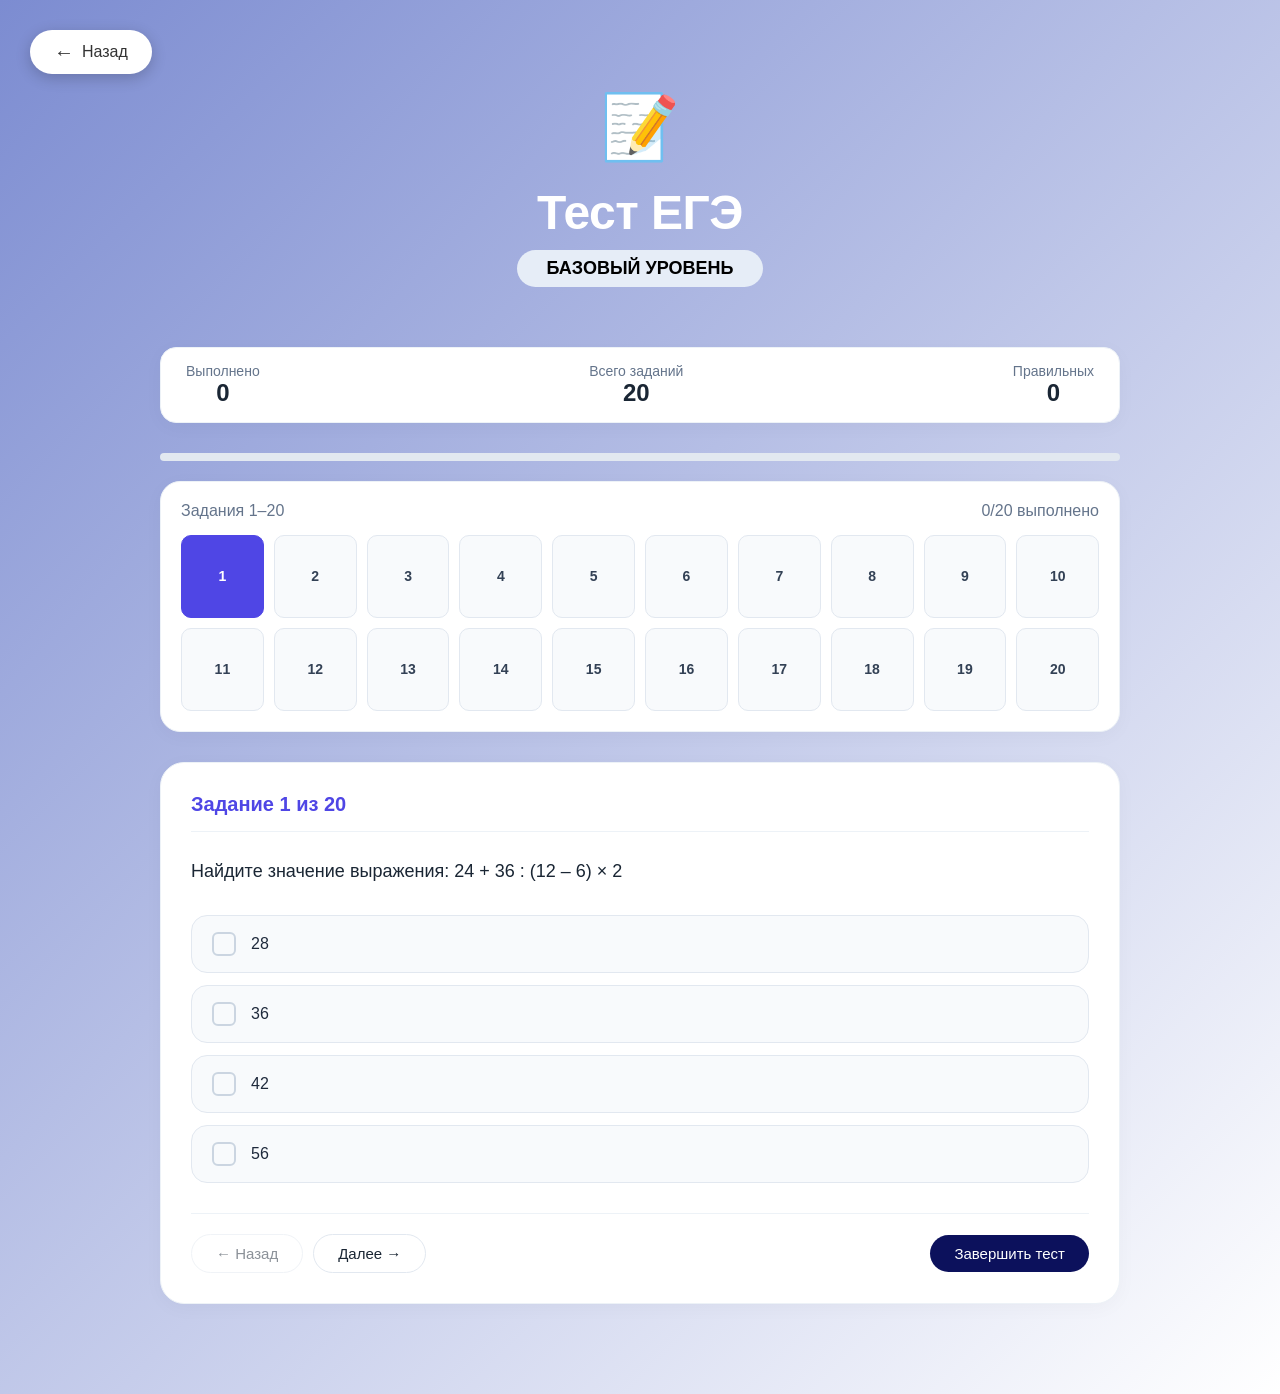
<file: Base.html>
<!DOCTYPE html>
<html lang="ru">
<head>
    <meta charset="UTF-8">
    <meta name="viewport" content="width=device-width, initial-scale=1.0">
    <title>Тест ЕГЭ (база) — все задания</title>
    <style>
        * {
            margin: 0;
            padding: 0;
            box-sizing: border-box;
        }

        body {
            font-family: -apple-system, BlinkMacSystemFont, 'Segoe UI', Roboto, Oxygen, Ubuntu, sans-serif;
            background: linear-gradient(135deg, #7c8cd1 0%, #ffffff 100%);
            min-height: 100vh;
            padding: 30px;
            position: relative;
        }


        /* Кнопка назад */
        .back-button {
            position: fixed;
            top: 30px;
            left: 30px;
            display: flex;
            align-items: center;
            gap: 8px;
            padding: 12px 24px;
            background: white;
            border: none;
            border-radius: 50px;
            cursor: pointer;
            font-size: 16px;
            font-weight: 500;
            color: #333;
            box-shadow: 0 4px 15px rgba(0,0,0,0.2);
            transition: all 0.3s ease;
            z-index: 1000;
            text-decoration: none;
        }

        .back-button:hover {
            transform: translateX(-5px);
            box-shadow: 0 6px 20px rgba(0,0,0,0.3);
            background: #f8f9fa;
        }

        .back-arrow {
            font-size: 20px;
            line-height: 1;
        }

        /* Основной контейнер */
        .container {
            max-width: 1000px;
            margin: 0 auto;
            padding: 60px 20px 30px;
        }

        /* Заголовок */
        .test-header {
            text-align: center;
            margin-bottom: 40px;
        }

        .test-icon {
            font-size: 64px;
            margin-bottom: 20px;
        }

        h1 {
            font-size: 48px;
            font-weight: 700;
            color: #ffffff;
            margin-bottom: 10px;
            letter-spacing: -0.5px;
        }

        .test-level {
            display: inline-block;
            background: #e6edf7;
            color: #000000;
            font-size: 18px;
            font-weight: 600;
            padding: 8px 30px;
            border-radius: 40px;
            margin-bottom: 20px;
        }

        /* Прогресс-бар */
        .progress-bar {
            width: 100%;
            height: 8px;
            background: #e2e8f0;
            border-radius: 4px;
            margin: 20px 0;
            overflow: hidden;
        }

        .progress-fill {
            height: 100%;
            background: linear-gradient(90deg, #4f46e5, #818cf8);
            width: 0%;
            transition: width 0.3s ease;
        }

        /* Навигация по заданиям (кнопки 1–20) */
        .tasks-nav {
            background: white;
            border-radius: 20px;
            padding: 20px;
            box-shadow: 0 4px 20px rgba(0,0,0,0.03);
            border: 1px solid #edf2f7;
            margin-bottom: 30px;
        }

        .nav-title {
            font-size: 16px;
            color: #64748b;
            margin-bottom: 15px;
            display: flex;
            justify-content: space-between;
            align-items: center;
        }

        .nav-grid {
            display: grid;
            grid-template-columns: repeat(10, 1fr);
            gap: 10px;
        }

        .nav-item {
            aspect-ratio: 1;
            background: #f8fafc;
            border: 1px solid #e2e8f0;
            border-radius: 10px;
            display: flex;
            align-items: center;
            justify-content: center;
            font-weight: 600;
            color: #334155;
            cursor: pointer;
            transition: all 0.2s;
            font-size: 14px;
        }

        .nav-item:hover {
            border-color: #4f46e5;
            background: #eef2ff;
        }

        .nav-item.active {
            background: #4f46e5;
            color: white;
            border-color: #4f46e5;
        }

        .nav-item.completed {
            background: #dcfce7;
            border-color: #594dff;
            color: #0b209b;
        }

        /* Карточка задания */
        .test-section {
            background: white;
            border-radius: 24px;
            padding: 30px;
            box-shadow: 0 4px 20px rgba(0,0,0,0.03);
            border: 1px solid #edf2f7;
            margin-bottom: 30px;
        }

        .question-header {
            display: flex;
            justify-content: space-between;
            align-items: center;
            margin-bottom: 25px;
            padding-bottom: 15px;
            border-bottom: 1px solid #edf2f7;
        }

        .question-number {
            font-size: 20px;
            font-weight: 700;
            color: #4f46e5;
        }

        .question-text {
            font-size: 18px;
            line-height: 1.6;
            color: #1a2634;
            margin-bottom: 30px;
            font-weight: 500;
        }

        .answers-list {
            display: flex;
            flex-direction: column;
            gap: 12px;
            margin-bottom: 30px;
        }

        .answer-item {
            display: flex;
            align-items: center;
            gap: 15px;
            padding: 16px 20px;
            background: #f8fafc;
            border-radius: 16px;
            border: 1px solid #e2e8f0;
            cursor: pointer;
            transition: all 0.2s;
        }

        .answer-item:hover {
            background: #f1f5f9;
            border-color: #94a3b8;
        }

        .answer-item.selected {
            background: #eef2ff;
            border-color: #4f46e5;
        }

        .answer-checkbox {
            width: 24px;
            height: 24px;
            border: 2px solid #cbd5e1;
            border-radius: 6px;
            display: flex;
            align-items: center;
            justify-content: center;
            color: white;
            font-size: 16px;
            transition: all 0.2s;
        }

        .answer-item.selected .answer-checkbox {
            background: #4f46e5;
            border-color: #4f46e5;
        }

        .answer-item.selected .answer-checkbox::after {
            content: "✓";
        }

        .answer-text {
            font-size: 16px;
            color: #1e293b;
            flex: 1;
        }

        /* Панель управления (кнопки назад/далее, завершить) */
        .test-footer {
            display: flex;
            justify-content: space-between;
            align-items: center;
            margin-top: 30px;
            padding-top: 20px;
            border-top: 1px solid #edf2f7;
        }

        .nav-buttons {
            display: flex;
            gap: 10px;
        }

        .test-button {
            background: white;
            border: 1px solid #e2e8f0;
            padding: 10px 24px;
            border-radius: 30px;
            font-size: 15px;
            font-weight: 500;
            color: #1a2634;
            cursor: pointer;
            transition: all 0.2s;
        }

        .test-button:hover:not(:disabled) {
            background: #f1f5f9;
            border-color: #94a3b8;
        }

        .test-button:disabled {
            opacity: 0.5;
            cursor: not-allowed;
        }

        .test-button.primary {
            background: #4f46e5;
            color: white;
            border: none;
        }

        .test-button.primary:hover:not(:disabled) {
            background: #4338ca;
        }

        .test-button.success {
            background: #0c115c;
            color: white;
            border: none;
        }

        .test-button.success:hover {
            background: #4c14e7;
        }

        /* Статистика внизу */
        .stats-row {
            display: flex;
            justify-content: space-between;
            background: white;
            border-radius: 16px;
            padding: 15px 25px;
            box-shadow: 0 4px 20px rgba(0,0,0,0.03);
            border: 1px solid #edf2f7;
            margin-bottom: 30px;
        }

        .stat-item {
            display: flex;
            flex-direction: column;
            align-items: center;
        }

        .stat-label {
            font-size: 14px;
            color: #64748b;
        }

        .stat-value {
            font-size: 24px;
            font-weight: 700;
            color: #1a2634;
        }

        @media (max-width: 600px) {
            body { padding: 20px; }
            h1 { font-size: 36px; }
            .nav-grid { grid-template-columns: repeat(5, 1fr); }
            .test-footer { flex-direction: column; gap: 15px; }
            .stats-row { flex-direction: column; gap: 10px; }
        }
    </style>
</head>
<body>
    <!-- Стрелка назад -->
    <button class="back-button" onclick="goBack()">
        <span class="back-arrow">←</span>
        <span>Назад</span>
    </button>

    <div class="container">
        <!-- Шапка -->
        <div class="test-header">
            <div class="test-icon">📝</div>
            <h1>Тест ЕГЭ</h1>
            <div class="test-level">БАЗОВЫЙ УРОВЕНЬ</div>
        </div>

        <!-- Статистика выполнения -->
        <div class="stats-row">
            <div class="stat-item">
                <span class="stat-label">Выполнено</span>
                <span class="stat-value" id="completedStats">0</span>
            </div>
            <div class="stat-item">
                <span class="stat-label">Всего заданий</span>
                <span class="stat-value">20</span>
            </div>
            <div class="stat-item">
                <span class="stat-label">Правильных</span>
                <span class="stat-value" id="correctStats">0</span>
            </div>
        </div>

        <!-- Прогресс-бар -->
        <div class="progress-bar">
            <div class="progress-fill" id="progressFill" style="width: 0%"></div>
        </div>

        <!-- Навигация по заданиям (кнопки 1-20) -->
        <div class="tasks-nav">
            <div class="nav-title">
                <span>Задания 1–20</span>
                <span id="completedCount">0/20 выполнено</span>
            </div>
            <div class="nav-grid" id="taskNav"></div>
        </div>

        <!-- Текущее задание -->
        <div class="test-section">
            <div class="question-header">
                <span class="question-number" id="taskNumber">Задание 1 из 20</span>
            </div>
            <div class="question-text" id="taskText">
                Загрузка...
            </div>
            <div class="answers-list" id="answersList"></div>

            <!-- Кнопки навигации -->
            <div class="test-footer">
                <div class="nav-buttons">
                    <button class="test-button" id="prevBtn" disabled>← Назад</button>
                    <button class="test-button" id="nextBtn">Далее →</button>
                </div>
                <button class="test-button success" id="finishBtn">Завершить тест</button>
            </div>
        </div>

    </div>

    <script>
        // ------------------------------------------------------------
        // 20 заданий для базового уровня (каждое: текст, 4 варианта, номер правильного 0-3)
        // ------------------------------------------------------------
        const tasks = [
            { text: "Найдите значение выражения: 24 + 36 : (12 – 6) × 2", answers: ["28", "36", "42", "56"], correct: 1 },
            { text: "Площадь прямоугольника со сторонами 5 см и 8 см равна:", answers: ["26 см²", "40 см²", "13 см²", "30 см²"], correct: 1 },
            { text: "Решите уравнение: 3x – 7 = 14", answers: ["5", "7", "8", "9"], correct: 1 },
            { text: "Найдите 25% от 200", answers: ["25", "50", "75", "100"], correct: 1 },
            { text: "Корень уравнения x/4 + 3 = 8 равен:", answers: ["20", "16", "24", "12"], correct: 0 },
            { text: "Сколько градусов содержит угол, равный 1/3 развёрнутого угла?", answers: ["30°", "45°", "60°", "90°"], correct: 2 },
            { text: "Среднее арифметическое чисел 12, 15, 18, 21 равно:", answers: ["15,5", "16", "16,5", "17"], correct: 2 },
            { text: "Длина окружности радиуса 5 см (π≈3,14) равна:", answers: ["15,7 см", "31,4 см", "78,5 см", "25 см"], correct: 1 },
            { text: "Упростите выражение: 5a + 3b – 2a + b", answers: ["3a + 4b", "7a + 4b", "3a + 2b", "7a + 2b"], correct: 0 },
            { text: "Решите неравенство: 2x – 5 > 7", answers: ["x > 6", "x < 6", "x > 1", "x < 1"], correct: 0 },
            { text: "Объём куба с ребром 4 см равен:", answers: ["64 см³", "16 см³", "24 см³", "32 см³"], correct: 0 },
            { text: "Найдите значение выражения: 2³ + 3²", answers: ["13", "17", "15", "19"], correct: 1 },
            { text: "Сколько процентов составляет число 15 от 60?", answers: ["20%", "25%", "30%", "35%"], correct: 1 },
            { text: "Уравнение |x – 3| = 5 имеет корни:", answers: ["8 и –2", "8 и 2", "–8 и 2", "–8 и –2"], correct: 0 },
            { text: "Площадь треугольника с основанием 10 см и высотой 6 см равна:", answers: ["30 см²", "60 см²", "16 см²", "40 см²"], correct: 0 },
            { text: "Упростите: (a³)² : a⁴", answers: ["a²", "a³", "a⁵", "a⁶"], correct: 0 },
            { text: "Решите систему: { x + y = 10,  x – y = 4 }", answers: ["x=7, y=3", "x=6, y=4", "x=8, y=2", "x=5, y=5"], correct: 0 },
            { text: "Вероятность выпадения орла при броске монеты равна:", answers: ["0,25", "0,5", "0,75", "1"], correct: 1 },
            { text: "Найдите sin 30° + cos 60°", answers: ["0,5", "1", "1,5", "2"], correct: 1 },
            { text: "Решите уравнение: log₂ x = 4", answers: ["8", "16", "32", "64"], correct: 1 }
        ];

        // Состояние приложения
        let currentTask = 0;                 // индекс текущего задания (0-19)
        let answers = new Array(20).fill(null); // выбранные ответы (0-3 либо null)

        // Элементы DOM
        const taskNumberEl = document.getElementById('taskNumber');
        const taskTextEl = document.getElementById('taskText');
        const answersListEl = document.getElementById('answersList');
        const prevBtn = document.getElementById('prevBtn');
        const nextBtn = document.getElementById('nextBtn');
        const finishBtn = document.getElementById('finishBtn');
        const taskNav = document.getElementById('taskNav');
        const completedCountEl = document.getElementById('completedCount');
        const progressFill = document.getElementById('progressFill');
        const completedStatsEl = document.getElementById('completedStats');
        const correctStatsEl = document.getElementById('correctStats');

        // Обновление всей статистики и навигации
        function refreshUI() {
            // Статистика
            const completed = answers.filter(a => a !== null).length;
            const correct = answers.reduce((acc, ans, idx) => acc + (ans === tasks[idx].correct ? 1 : 0), 0);
            
            completedStatsEl.textContent = completed;
            correctStatsEl.textContent = correct;
            completedCountEl.textContent = `${completed}/20 выполнено`;
            progressFill.style.width = `${(completed / 20) * 100}%`;

            // Перерисовка навигационных кнопок (1-20)
            taskNav.innerHTML = '';
            for (let i = 0; i < tasks.length; i++) {
                const btn = document.createElement('div');
                btn.className = 'nav-item';
                if (i === currentTask) btn.classList.add('active');
                else if (answers[i] !== null) btn.classList.add('completed');
                btn.textContent = i + 1;
                btn.onclick = () => loadTask(i);
                taskNav.appendChild(btn);
            }

            // Состояние кнопок назад/далее
            prevBtn.disabled = currentTask === 0;
            nextBtn.disabled = currentTask === tasks.length - 1;
        }

        // Загрузка задания по индексу
        function loadTask(index) {
            currentTask = index;
            const task = tasks[index];

            taskNumberEl.textContent = `Задание ${index + 1} из 20`;
            taskTextEl.textContent = task.text;

            // Создание вариантов ответов
            answersListEl.innerHTML = '';
            task.answers.forEach((ansText, ansIdx) => {
                const answerDiv = document.createElement('div');
                answerDiv.className = 'answer-item';
                if (answers[index] === ansIdx) answerDiv.classList.add('selected');

                answerDiv.innerHTML = `
                    <div class="answer-checkbox"></div>
                    <div class="answer-text">${ansText}</div>
                `;

                answerDiv.onclick = () => selectAnswer(index, ansIdx);
                answersListEl.appendChild(answerDiv);
            });

            refreshUI();
        }

        // Выбор ответа
        function selectAnswer(taskIdx, ansIdx) {
            answers[taskIdx] = ansIdx;
            loadTask(taskIdx); // перегрузим, чтобы показать выбранный вариант
        }

        // Кнопки навигации
        prevBtn.onclick = () => {
            if (currentTask > 0) loadTask(currentTask - 1);
        };

        nextBtn.onclick = () => {
            if (currentTask < tasks.length - 1) loadTask(currentTask + 1);
        };

        // Завершение теста – показываем итог
        finishBtn.onclick = () => {
            const completed = answers.filter(a => a !== null).length;
            const correct = answers.reduce((acc, ans, idx) => acc + (ans === tasks[idx].correct ? 1 : 0), 0);
            
            if (completed < 20) {
                alert(`Вы выполнили ${completed} из 20 заданий. Хотите завершить досрочно?`, 'warning');
            }
            
            alert(`✅ Тест завершён!\n\nВыполнено заданий: ${completed}/20\nПравильных ответов: ${correct}\nОценка: ${correct <= 6 ? '2' : correct <= 10 ? '3' : correct <= 15 ? '4' : '5'}`);
        };

        // Загружаем первое задание при старте
        loadTask(0);

        // Функция для кнопки назад
        function goBack() {
            if (document.referrer) {
                history.back();
            } else {
                alert('Нет предыдущей страницы');
                // window.location.href = '/'; // можно раскомментировать для перехода на главную
            }
        }
        // Поддержка клавиши ESC для возврата
        document.addEventListener('keydown', function(e) {
            if (e.key === 'Escape') {
                goBack();
            }
        });
    </script>
</body>
</html>
</file>
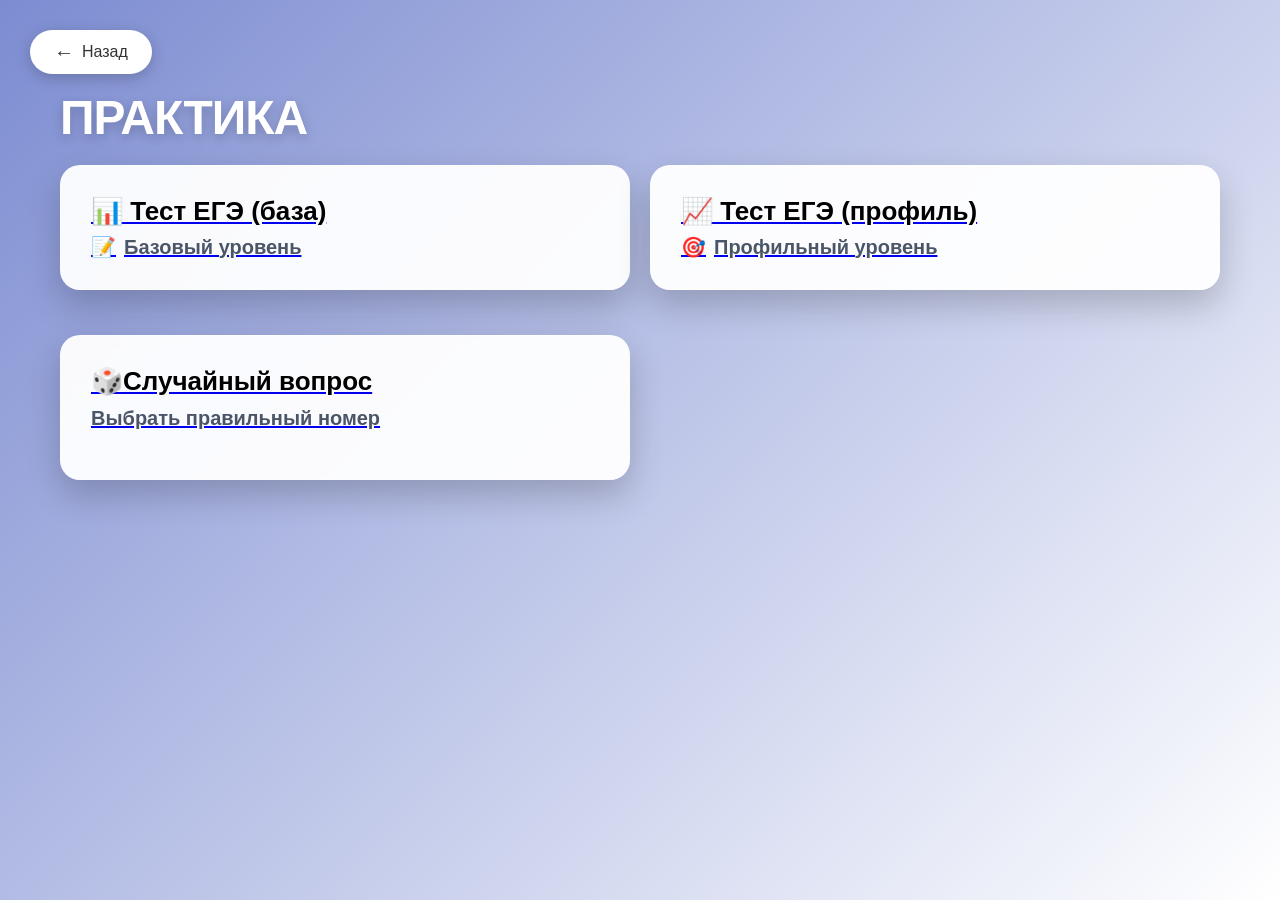
<file: practice.html>
<!DOCTYPE html>
<html lang="ru">
<head>
    <meta charset="UTF-8">
    <meta name="viewport" content="width=device-width, initial-scale=1.0, maximum-scale=1.0, user-scalable=yes">
    <title>Практика</title>
    <style>
        * {
            margin: 0;
            padding: 0;
            box-sizing: border-box;
        }

        body {
            font-family: -apple-system, BlinkMacSystemFont, 'Segoe UI', Roboto, Oxygen, Ubuntu, sans-serif;
            background: linear-gradient(135deg, #7c8cd1 0%, #ffffff 100%);
            min-height: 100vh;
            padding: 30px;
            position: relative;
        }

        /* Кнопка назад */
        .back-button {
            position: fixed;
            top: 30px;
            left: 30px;
            display: flex;
            align-items: center;
            gap: 8px;
            padding: 12px 24px;
            background: white;
            border: none;
            border-radius: 50px;
            cursor: pointer;
            font-size: 16px;
            font-weight: 500;
            color: #333;
            box-shadow: 0 4px 15px rgba(0,0,0,0.2);
            transition: all 0.3s ease;
            z-index: 1000;
            text-decoration: none;
        }

        .back-button:hover {
            transform: translateX(-5px);
            box-shadow: 0 6px 20px rgba(0,0,0,0.3);
            background: #f8f9fa;
        }

        .back-arrow {
            font-size: 20px;
            line-height: 1;
        }

        /* Основной контент */
        .container {
            max-width: 1200px;
            margin: 0 auto;
            padding: 60px 20px 20px;
        }

        /* Заголовок страницы */
        .page-title {
            font-size: 48px;
            font-weight: 800;
            color: white;
            margin-bottom: 20px;
            text-shadow: 0 4px 12px rgba(0,0,0,0.2);
            letter-spacing: -1px;
        }

        /* Сетка для тестов ЕГЭ */
        .tests-grid {
            display: grid;
            grid-template-columns: 1fr 1fr;
            gap: 20px;
            margin-bottom: 40px;
        }

        .test-card {
            background: rgba(255, 255, 255, 0.95);
            backdrop-filter: blur(10px);
            border-radius: 20px;
            padding: 30px;
            box-shadow: 0 15px 35px rgba(0,0,0,0.2);
            border: 1px solid rgba(255,255,255,0.3);
            cursor: pointer;
            transition: all 0.3s ease;
            animation: fadeIn 0.5s ease forwards;
        }

        .test-card:hover {
            transform: translateY(-5px);
            box-shadow: 0 25px 45px rgba(0,0,0,0.3);
            background: white;
        }

        .test-card h3 {
            font-size: 26px;
            font-weight: 600;
            color: #000000;
            margin-bottom: 8px;
        }

        .test-card p {
            color: #4a5568;
            font-size: 20px;
            font-weight: 600;
            display: flex;
            align-items: center;
            gap: 8px;
        }

        .test-icon {
            font-size: 20px;
        }

        /* Разделы практики */
        .practice-grid {
            display: grid;
            grid-template-columns: repeat(2, 1fr);
            gap: 25px;
            margin-bottom: 30px;
        }

        .practice-card {
            background: rgba(255, 255, 255, 0.95);
            backdrop-filter: blur(10px);
            border-radius: 24px;
            padding: 30px;
            box-shadow: 0 15px 35px rgba(0,0,0,0.2);
            border: 1px solid rgba(255,255,255,0.3);
            cursor: pointer;
            transition: all 0.3s ease;
            animation: fadeIn 0.5s ease forwards;
        }

        .practice-card:hover {
            transform: translateY(-5px);
            box-shadow: 0 25px 45px rgba(0,0,0,0.3);
            background: white;
        }

        .practice-card h2 {
            font-size: 26px;
            font-weight: 600;
            color: #000000;
            margin-bottom: 15px;
            position: relative;
            padding-bottom: 12px;
        }

        .practice-card h2::after {
            content: '';
            position: absolute;
            bottom: 0;
            left: 0;
            width: 60px;
            height: 4px;
            background: linear-gradient(90deg, #667eea, #764ba2);
            border-radius: 2px;
        }

        .practice-card p {
            color: #4a5568;
            line-height: 1.6;
            font-size: 20px;
            font-weight: 600;
        }
        
        /* Случайный вопрос */
        .cards-grid {
            display: grid;
            grid-template-columns: repeat(auto-fit, minmax(300px, 1fr));
            gap: 25px;
            margin-bottom: 30px;
        }

        .card {
            background: rgba(255, 255, 255, 0.95);
            backdrop-filter: blur(10px);
            border-radius: 20px;
            padding: 30px;
            box-shadow: 0 15px 35px rgba(0,0,0,0.2);
            transition: all 0.3s ease;
            cursor: pointer;
            border: 1px solid rgba(255,255,255,0.3);
        }

        .card:hover {
            transform: translateY(-5px);
            box-shadow: 0 20px 40px rgba(0,0,0,0.3);
            background: white;
        }

        .card h2 {
            font-size: 26px;
            font-weight: 600;
            color: #000000;         
            position: relative;
            margin-bottom: 5px;
        }

        .card h2::after {
            content: '';
            position: absolute;
            bottom: 0;
            left: 0;
            width: 50px;
            height: 3px;
            border-radius: 2px;
        }


        .card p {
            color: #4a5568;
            line-height: 1.6;
            font-size: 20px;
            font-weight: 600;
            margin-bottom: 15px;
        }

        /* Разделители */
        .divider {
        margin: 30px 0;
        border: 0;
        height: 1px;
        background: linear-gradient(90deg, transparent, rgba(255,255,255,0.5), transparent);
        }

        /* Анимации */
        @keyframes fadeIn {
            from {
                opacity: 0;
                transform: translateY(20px);
            }
            to {
                opacity: 1;
                transform: translateY(0);
            }
        }

        /* Задержки анимации */
        .test-card:nth-child(1) { animation-delay: 0.1s; }
        .test-card:nth-child(2) { animation-delay: 0.15s; }
        .practice-card:nth-child(1) { animation-delay: 0.2s; }
        .practice-card:nth-child(2) { animation-delay: 0.25s; }
        .small-card:nth-child(1) { animation-delay: 0.3s; }
        .small-card:nth-child(2) { animation-delay: 0.35s; }

        /* Адаптивность */
        @media (max-width: 768px) {
            body {
                padding: 20px;
            }

            .back-button {
                top: 20px;
                left: 20px;
                padding: 10px 20px;
                font-size: 14px;
            }

            .container {
                padding: 50px 10px 10px;
            }

            .page-title {
                font-size: 36px;
            }

            .tasks-counter {
                font-size: 20px;
            }

            .tests-grid {
                grid-template-columns: 1fr;
            }

            .practice-grid {
                grid-template-columns: 1fr;
            }

            .small-cards-grid {
                grid-template-columns: 1fr;
            }

            .practice-card h2 {
                font-size: 24px;
            }

            .practice-card p {
                font-size: 16px;
            }
        }

        @media (max-width: 480px) {
            .back-button span:last-child {
                display: none;
            }
            
            .back-button {
                padding: 12px;
                border-radius: 50%;
            }
            
            .back-arrow {
                margin: 0;
            }

            .mentor-section {
                padding: 15px 20px;
            }

            .mentor-section span {
                font-size: 16px;
            }
        }
    </style>
</head>
<body>
    <!-- Кнопка назад -->
    <button class="back-button" onclick="goBack()">
        <span class="back-arrow">←</span>
        <span>Назад</span>
    </button>

    <div class="container">
        <!--Поля-->
        <div class="time-status">
            <div class="status-icons">
            </div>
        </div>

        <!-- Заголовок -->
        <h1 class="page-title">ПРАКТИКА</h1>


        <div class="tests-grid">
            <a href="Base.html">
            <div class="test-card">
                <h3>📊 Тест ЕГЭ (база)</h3>
                <p><span class="test-icon">📝</span> Базовый уровень</p>
            </div>
            </a>

            <a href="profile.html">
            <div class="test-card">
                <h3>📈 Тест ЕГЭ (профиль)</h3>
                <p><span class="test-icon">🎯</span> Профильный уровень</p>
            </div>
            </a>
        

        <div class="cards-grid">
            <a href="question.html">
                <div class="card">
                <h2>🎲Случайный вопрос</h2>
                <p>Выбрать правильный номер</p>
            </a>
            </div>
        </div>



    <script>
        // Функция для кнопки назад
        function goBack() {
            if (document.referrer) {
                history.back();
            } else {
                alert('Нет предыдущей страницы');
            }
        }

        // Интерактивность для всех кликабельных элементов
        document.querySelectorAll('.mentor-section, .test-card, .practice-card, .small-card, .calculator-card').forEach(el => {
            el.addEventListener('click', function() {
                // Эффект нажатия
                this.style.transform = 'scale(0.98)';
                setTimeout(() => {
                    this.style.transform = '';
                }, 100);
                
                // Логируем клик
                const title = this.querySelector('h2, h3, span')?.textContent || 'элемент';
                console.log(`Переход: ${title}`);
            });
        });

        // Поддержка клавиши ESC для возврата
        document.addEventListener('keydown', function(e) {
            if (e.key === 'Escape') {
                goBack();
            }
        });
    </script>
</body>
</html>
</file>
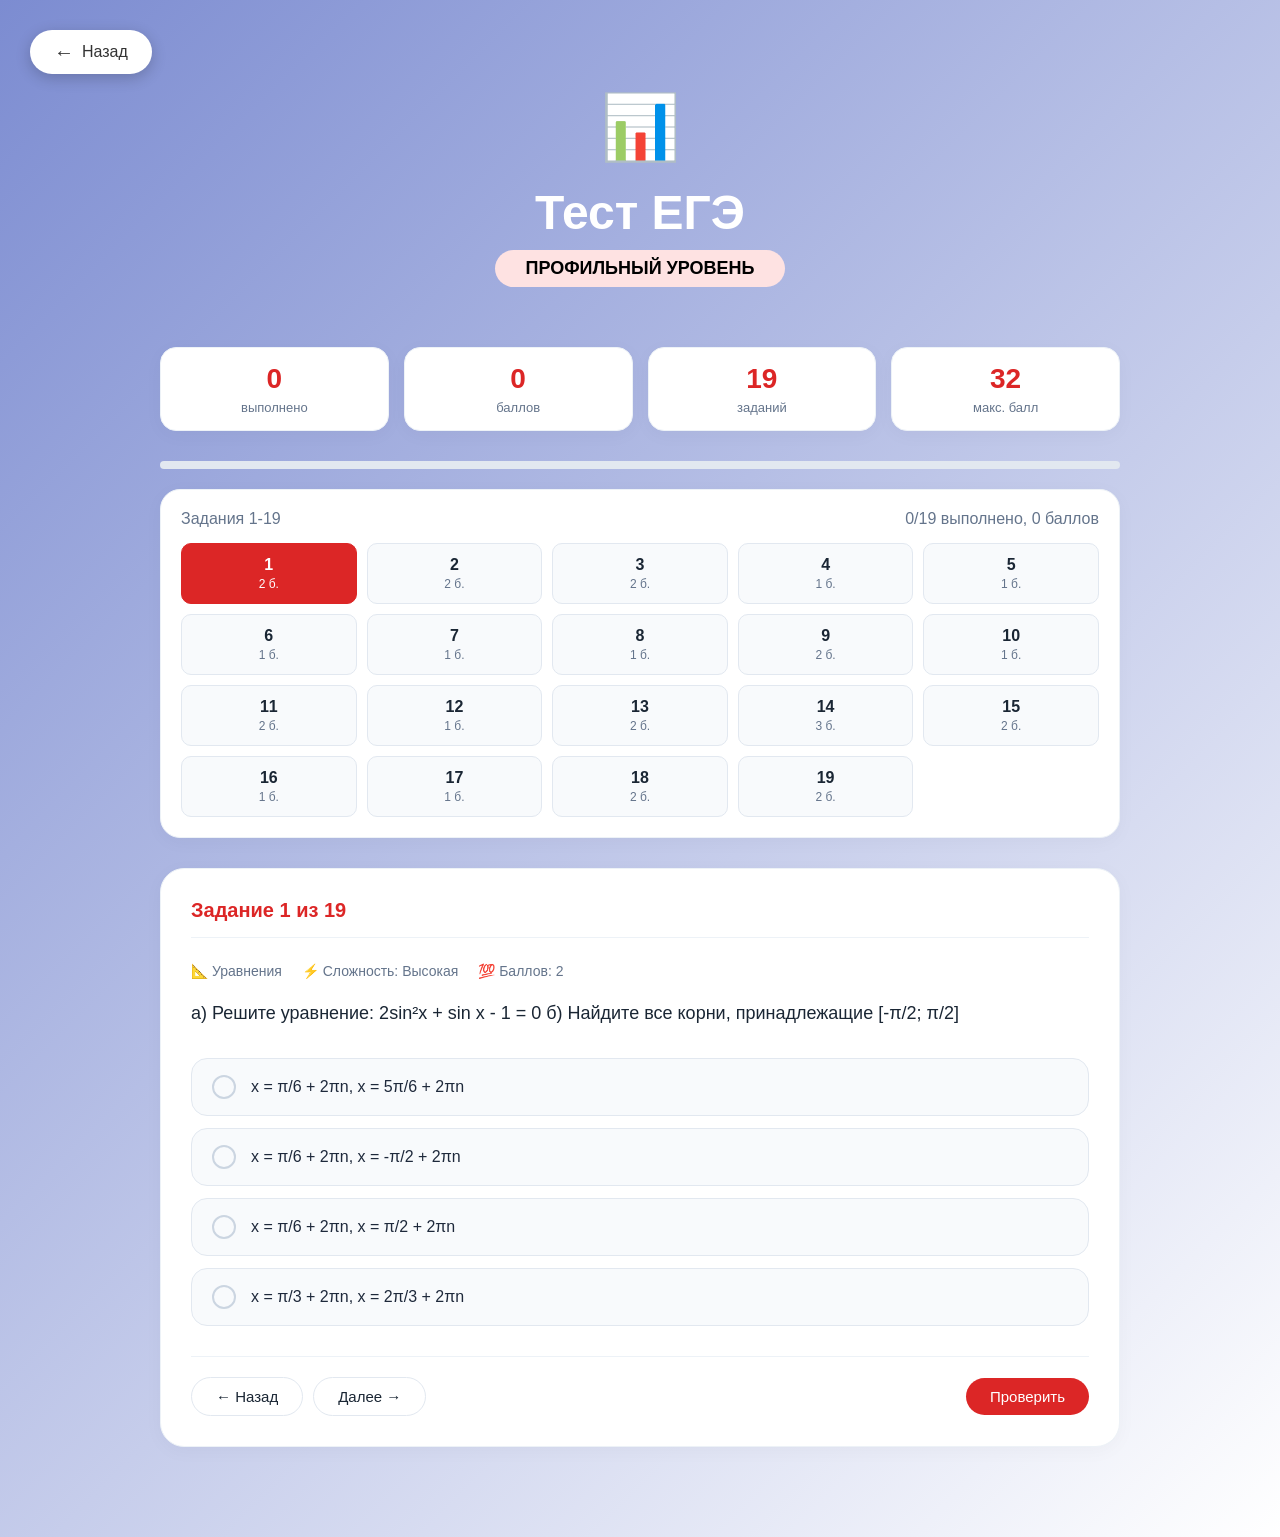
<file: profile.html>
<!DOCTYPE html>
<html lang="ru">
<head>
    <meta charset="UTF-8">
    <meta name="viewport" content="width=device-width, initial-scale=1.0">
    <title>Тест ЕГЭ (профиль)</title>
    <style>
        * {
            margin: 0;
            padding: 0;
            box-sizing: border-box;
        }

        body {
            font-family: -apple-system, BlinkMacSystemFont, 'Segoe UI', Roboto, Oxygen, Ubuntu, sans-serif;
            background: linear-gradient(135deg, #7c8cd1 0%, #ffffff 100%);
            min-height: 100vh;
            padding: 30px;
            position: relative;
        }

        /* Кнопка назад */
        .back-button {
            position: fixed;
            top: 30px;
            left: 30px;
            display: flex;
            align-items: center;
            gap: 8px;
            padding: 12px 24px;
            background: white;
            border: none;
            border-radius: 50px;
            cursor: pointer;
            font-size: 16px;
            font-weight: 500;
            color: #333;
            box-shadow: 0 4px 15px rgba(0,0,0,0.2);
            transition: all 0.3s ease;
            z-index: 1000;
            text-decoration: none;
        }

        .back-button:hover {
            transform: translateX(-5px);
            box-shadow: 0 6px 20px rgba(0,0,0,0.3);
            background: #f8f9fa;
        }

        .back-arrow {
            font-size: 20px;
            line-height: 1;
        }

         /* Основной контент */
        .container {
            max-width: 1000px;
            margin: 0 auto;
            padding: 60px 20px 30px;
        }

        /* Заголовок */
        .test-header {
            text-align: center;
            margin-bottom: 40px;
        }

        .test-icon {
            font-size: 64px;
            margin-bottom: 20px;
        }

        h1 {
            font-size: 48px;
            font-weight: 700;
            color: #ffffff;
            margin-bottom: 10px;
        }

        .test-level {
            display: inline-block;
            background: #fee2e2;
            color: #000000;
            font-size: 18px;
            font-weight: 600;
            padding: 8px 30px;
            border-radius: 40px;
            margin-bottom: 20px;
        }

        /* Статистика */
        .stats-section {
            display: grid;
            grid-template-columns: repeat(4, 1fr);
            gap: 15px;
            margin-bottom: 30px;
        }

        .stat-card {
            background: white;
            border-radius: 16px;
            padding: 15px;
            box-shadow: 0 4px 20px rgba(0,0,0,0.03);
            border: 1px solid #edf2f7;
            text-align: center;
        }

        .stat-value {
            font-size: 28px;
            font-weight: 700;
            color: #dc2626;
            margin-bottom: 5px;
        }

        .stat-label {
            color: #64748b;
            font-size: 13px;
        }

        /* Навигация по заданиям */
        .tasks-nav {
            background: white;
            border-radius: 20px;
            padding: 20px;
            box-shadow: 0 4px 20px rgba(0,0,0,0.03);
            border: 1px solid #edf2f7;
            margin-bottom: 30px;
        }

        .nav-title {
            font-size: 16px;
            color: #64748b;
            margin-bottom: 15px;
            display: flex;
            justify-content: space-between;
            align-items: center;
        }

        .nav-grid {
            display: grid;
            grid-template-columns: repeat(5, 1fr);
            gap: 10px;
        }

        .nav-item {
            padding: 12px 5px;
            background: #f8fafc;
            border: 1px solid #e2e8f0;
            border-radius: 10px;
            display: flex;
            flex-direction: column;
            align-items: center;
            cursor: pointer;
            transition: all 0.2s;
        }

        .nav-item:hover {
            border-color: #dc2626;
            background: #fee2e2;
        }

        .nav-item.active {
            background: #dc2626;
            color: white;
            border-color: #dc2626;
        }

        .nav-item.active .nav-number,
        .nav-item.active .nav-balls {
            color: white;
        }

        .nav-item.completed {
            background: #dcfce7;
            border-color: #22c55e;
        }

        .nav-number {
            font-weight: 700;
            font-size: 16px;
            color: #1a2634;
        }

        .nav-balls {
            font-size: 12px;
            color: #64748b;
            margin-top: 3px;
        }

        /* Прогресс-бар */
        .progress-bar {
            width: 100%;
            height: 8px;
            background: #e2e8f0;
            border-radius: 4px;
            margin: 20px 0;
            overflow: hidden;
        }

        .progress-fill {
            height: 100%;
            background: linear-gradient(90deg, #dc2626, #ef4444);
            width: 0%;
            transition: width 0.3s ease;
        }

        /* Карточка задания */
        .test-section {
            background: white;
            border-radius: 24px;
            padding: 30px;
            box-shadow: 0 4px 20px rgba(0,0,0,0.03);
            border: 1px solid #edf2f7;
            margin-bottom: 30px;
        }

        .question-header {
            display: flex;
            justify-content: space-between;
            align-items: center;
            margin-bottom: 25px;
            padding-bottom: 15px;
            border-bottom: 1px solid #edf2f7;
        }

        .question-number {
            font-size: 20px;
            font-weight: 700;
            color: #dc2626;
        }

        .question-meta {
            display: flex;
            gap: 20px;
            color: #64748b;
            font-size: 14px;
            margin-bottom: 20px;
        }

        .question-text {
            font-size: 18px;
            line-height: 1.6;
            color: #1a2634;
            margin-bottom: 30px;
            font-weight: 500;
        }

        .answers-list {
            display: flex;
            flex-direction: column;
            gap: 12px;
            margin-bottom: 30px;
        }

        .answer-item {
            display: flex;
            align-items: center;
            gap: 15px;
            padding: 16px 20px;
            background: #f8fafc;
            border-radius: 16px;
            border: 1px solid #e2e8f0;
            cursor: pointer;
            transition: all 0.2s;
        }

        .answer-item:hover {
            background: #f1f5f9;
            border-color: #94a3b8;
        }

        .answer-item.selected {
            background: #fee2e2;
            border-color: #dc2626;
        }

        .answer-checkbox {
            width: 24px;
            height: 24px;
            border: 2px solid #cbd5e1;
            border-radius: 50%;
            display: flex;
            align-items: center;
            justify-content: center;
            color: white;
            font-size: 14px;
            transition: all 0.2s;
        }

        .answer-item.selected .answer-checkbox {
            background: #dc2626;
            border-color: #dc2626;
        }

        .answer-item.selected .answer-checkbox::after {
            content: "✓";
        }

        .answer-text {
            font-size: 16px;
            color: #1e293b;
            flex: 1;
        }

        .test-footer {
            display: flex;
            justify-content: space-between;
            align-items: center;
            margin-top: 30px;
            padding-top: 20px;
            border-top: 1px solid #edf2f7;
        }

        .nav-buttons {
            display: flex;
            gap: 10px;
        }

        .test-button {
            background: white;
            border: 1px solid #e2e8f0;
            padding: 10px 24px;
            border-radius: 30px;
            font-size: 15px;
            font-weight: 500;
            color: #1a2634;
            cursor: pointer;
            transition: all 0.2s;
        }

        .test-button:hover {
            background: #f1f5f9;
            border-color: #94a3b8;
        }

        .test-button.primary {
            background: #dc2626;
            color: white;
            border: none;
        }

        .test-button.primary:hover {
            background: #b91c1c;
        }

        @media (max-width: 600px) {
            body { padding: 20px; }
            h1 { font-size: 36px; }
            .stats-section { grid-template-columns: repeat(2, 1fr); }
            .test-footer { flex-direction: column; gap: 15px; }
        }
    </style>
</head>
<body>
    <!--Кнопка назад-->
    <button class="back-button" onclick="goBack()">
        <span class="back-arrow">←</span>
        <span>Назад</span>
    </button>

    <div class="container">
        <div class="test-header">
            <div class="test-icon">📊</div>
            <h1>Тест ЕГЭ</h1>
            <div class="test-level">ПРОФИЛЬНЫЙ УРОВЕНЬ</div>
        </div>

        <!-- Статистика -->
        <div class="stats-section">
            <div class="stat-card">
                <div class="stat-value" id="completedStats">0</div>
                <div class="stat-label">выполнено</div>
            </div>
            <div class="stat-card">
                <div class="stat-value" id="pointsStats">0</div>
                <div class="stat-label">баллов</div>
            </div>
            <div class="stat-card">
                <div class="stat-value">19</div>
                <div class="stat-label">заданий</div>
            </div>
            <div class="stat-card">
                <div class="stat-value">32</div>
                <div class="stat-label">макс. балл</div>
            </div>
        </div>

        <!-- Прогресс -->
        <div class="progress-bar">
            <div class="progress-fill" id="progressFill" style="width: 0%"></div>
        </div>

        <!-- Навигация по заданиям -->
        <div class="tasks-nav">
            <div class="nav-title">
                <span>Задания 1-19</span>
                <span id="completedCount">0/19 выполнено, 0 баллов</span>
            </div>
            <div class="nav-grid" id="taskNav"></div>
        </div>

        <!-- Текущее задание -->
        <div class="test-section" id="currentTask">
            <div class="question-header">
                <span class="question-number" id="taskNumber">Задание 1 из 19</span>
            </div>
            <div class="question-meta" id="taskMeta"></div>
            <div class="question-text" id="taskText"></div>
            <div class="answers-list" id="answersList"></div>
            <div class="test-footer">
                <div class="nav-buttons">
                    <button class="test-button" id="prevBtn" disabled>← Назад</button>
                    <button class="test-button" id="nextBtn">Далее →</button>
                </div>
                <button class="test-button primary" id="checkBtn">Проверить</button>
            </div>
        </div>

    </div>

    <script>
        // База данных профильных заданий
        const tasks = [
            { text: "а) Решите уравнение: 2sin²x + sin x - 1 = 0\nб) Найдите все корни, принадлежащие [-π/2; π/2]", answers: ["x = π/6 + 2πn, x = 5π/6 + 2πn", "x = π/6 + 2πn, x = -π/2 + 2πn", "x = π/6 + 2πn, x = π/2 + 2πn", "x = π/3 + 2πn, x = 2π/3 + 2πn"], correct: 0, balls: 2, topic: "Уравнения", difficulty: "Высокая" },
            { text: "Решите неравенство: log₂(x-1) < 3", answers: ["x < 9", "1 < x < 9", "x > 9", "x > 1"], correct: 1, balls: 2, topic: "Логарифмы", difficulty: "Средняя" },
            { text: "Найдите площадь боковой поверхности правильной треугольной призмы со стороной основания 4 и высотой 6", answers: ["72", "84", "96", "108"], correct: 0, balls: 2, topic: "Стереометрия", difficulty: "Средняя" },
            { text: "В сборнике билетов по математике всего 25 билетов, в 10 из них встречается вопрос по логарифмам. Найдите вероятность того, что в случайно выбранном билете будет вопрос по логарифмам", answers: ["0.2", "0.4", "0.5", "0.6"], correct: 1, balls: 1, topic: "Вероятность", difficulty: "Низкая" },
            { text: "Найдите корень уравнения: √(2x + 5) = 3", answers: ["2", "4", "7", "11"], correct: 0, balls: 1, topic: "Иррациональные", difficulty: "Низкая" },
            { text: "В треугольнике ABC угол C равен 90°, sin A = 0.6, AC = 8. Найдите AB", answers: ["10", "12", "14", "16"], correct: 0, balls: 1, topic: "Тригонометрия", difficulty: "Средняя" },
            { text: "Найдите значение выражения: 3⁴·⁵ / 9²·²⁵", answers: ["3", "9", "27", "81"], correct: 0, balls: 1, topic: "Степени", difficulty: "Средняя" },
            { text: "Материальная точка движется по закону x(t) = t³ - 3t² + 2. Найдите скорость точки в момент времени t = 2", answers: ["0", "2", "4", "6"], correct: 0, balls: 1, topic: "Производная", difficulty: "Средняя" },
            { text: "Найдите наибольшее значение функции y = x³ - 3x² + 2 на отрезке [-1; 3]", answers: ["2", "4", "6", "8"], correct: 0, balls: 2, topic: "Исследование функций", difficulty: "Высокая" },
            { text: "Решите систему уравнений: { x + y = 5, 2x - y = 4 }", answers: ["(3,2)", "(2,3)", "(4,1)", "(1,4)"], correct: 0, balls: 1, topic: "Системы", difficulty: "Средняя" },
            { text: "В цилиндре образующая равна 8, а диагональ осевого сечения 10. Найдите радиус основания", answers: ["3", "4", "5", "6"], correct: 0, balls: 2, topic: "Стереометрия", difficulty: "Высокая" },
            { text: "Найдите значение выражения: log₂ 8 + log₃ 27", answers: ["5", "6", "7", "8"], correct: 0, balls: 1, topic: "Логарифмы", difficulty: "Низкая" },
            { text: "В первом сплаве 5% меди, во втором 13% меди. Масса второго сплава больше массы первого на 8 кг. Из них получили третий сплав с содержанием меди 10%. Найдите массу третьего сплава", answers: ["16 кг", "18 кг", "20 кг", "22 кг"], correct: 2, balls: 2, topic: "Текстовые задачи", difficulty: "Высокая" },
            { text: "Найдите все значения параметра a, при которых уравнение x² - 2ax + a² - 1 = 0 имеет два различных корня", answers: ["a ∈ R", "a > 0", "a < 0", "a ≠ 0"], correct: 0, balls: 3, topic: "Параметры", difficulty: "Очень высокая" },
            { text: "В правильной четырехугольной пирамиде SABCD точка O - центр основания, S - вершина, SO = 12, BD = 18. Найдите боковое ребро", answers: ["15", "16", "17", "18"], correct: 0, balls: 2, topic: "Стереометрия", difficulty: "Высокая" },
            { text: "Найдите cos α, если sin α = 0.8 и 0 < α < π/2", answers: ["0.2", "0.4", "0.6", "0.8"], correct: 2, balls: 1, topic: "Тригонометрия", difficulty: "Средняя" },
            { text: "Найдите сумму корней уравнения: x² - 5x + 6 = 0", answers: ["5", "6", "-5", "-6"], correct: 0, balls: 1, topic: "Квадратные", difficulty: "Низкая" },
            { text: "Найдите точку максимума функции y = x³ - 3x² + 2", answers: ["0", "1", "2", "3"], correct: 0, balls: 2, topic: "Производная", difficulty: "Средняя" },
            { text: "Найдите наименьшее целое решение неравенства: 3ˣ < 27", answers: ["1", "2", "3", "4"], correct: 1, balls: 2, topic: "Показательные", difficulty: "Средняя" }
        ];

        let currentTask = 0;
        let answers = new Array(19).fill(null);
        let userPoints = 0;

        // Обновление статистики
        function updateStats() {
            const completed = answers.filter(a => a !== null).length;
            userPoints = answers.reduce((sum, ans, idx) => {
                return sum + (ans === tasks[idx].correct ? tasks[idx].balls : 0);
            }, 0);
            
            document.getElementById('completedStats').textContent = completed;
            document.getElementById('pointsStats').textContent = userPoints;
            document.getElementById('completedCount').textContent = 
                `${completed}/19 выполнено, ${userPoints} баллов`;
            document.getElementById('progressFill').style.width = `${(completed / 19) * 100}%`;
        }

        // Обновление навигации
        function updateNav() {
            const navGrid = document.getElementById('taskNav');
            navGrid.innerHTML = '';
            
            for (let i = 0; i < tasks.length; i++) {
                const navItem = document.createElement('div');
                navItem.className = 'nav-item';
                if (i === currentTask) navItem.classList.add('active');
                else if (answers[i] !== null) navItem.classList.add('completed');
                
                navItem.innerHTML = `
                    <div class="nav-number">${i + 1}</div>
                    <div class="nav-balls">${tasks[i].balls} б.</div>
                `;
                
                navItem.onclick = () => loadTask(i);
                navGrid.appendChild(navItem);
            }
            
            updateStats();
        }

        // Загрузка задания
        function loadTask(index) {
            currentTask = index;
            const task = tasks[index];
            
            document.getElementById('taskNumber').textContent = `Задание ${index + 1} из ${tasks.length}`;
            document.getElementById('taskMeta').innerHTML = `
                <span>📐 ${task.topic}</span>
                <span>⚡ Сложность: ${task.difficulty}</span>
                <span>💯 Баллов: ${task.balls}</span>
            `;
            document.getElementById('taskText').textContent = task.text;
            
            const answersList = document.getElementById('answersList');
            answersList.innerHTML = '';
            
            task.answers.forEach((answer, i) => {
                const answerItem = document.createElement('div');
                answerItem.className = 'answer-item';
                if (answers[index] === i) answerItem.classList.add('selected');
                
                answerItem.innerHTML = `
                    <div class="answer-checkbox"></div>
                    <div class="answer-text">${answer}</div>
                `;
                
                answerItem.onclick = () => selectAnswer(index, i);
                answersList.appendChild(answerItem);
            });
            
            document.getElementById('prevBtn').disabled = index === 0;
            updateNav();
        }

        // Выбор ответа
        function selectAnswer(taskIndex, answerIndex) {
            answers[taskIndex] = answerIndex;
            loadTask(currentTask);
        }

        // Проверка ответа
        document.getElementById('checkBtn').onclick = () => {
            const answer = answers[currentTask];
            if (answer === null) {
                alert('Выберите ответ!');
                return;
            }
            
            const task = tasks[currentTask];
            if (answer === task.correct) {
                alert(`✅ Правильно! +${task.balls} баллов`);
            } else {
                alert(`❌ Неправильно. Правильный ответ: ${task.answers[task.correct]}`);
            }
        };

        // Навигация
        document.getElementById('prevBtn').onclick = () => {
            if (currentTask > 0) loadTask(currentTask - 1);
        };

        document.getElementById('nextBtn').onclick = () => {
            if (currentTask < tasks.length - 1) loadTask(currentTask + 1);
        };

        // Инициализация
        loadTask(0);
        // Функция для кнопки назад
        function goBack() {
            if (document.referrer) {
                history.back();
            } else {
                alert('Нет предыдущей страницы');
                // window.location.href = '/'; // можно раскомментировать для перехода на главную
            }
        }
        // Поддержка клавиши ESC для возврата
        document.addEventListener('keydown', function(e) {
            if (e.key === 'Escape') {
                goBack();
            }
        });
    </script>
</body>
</html>
</file>
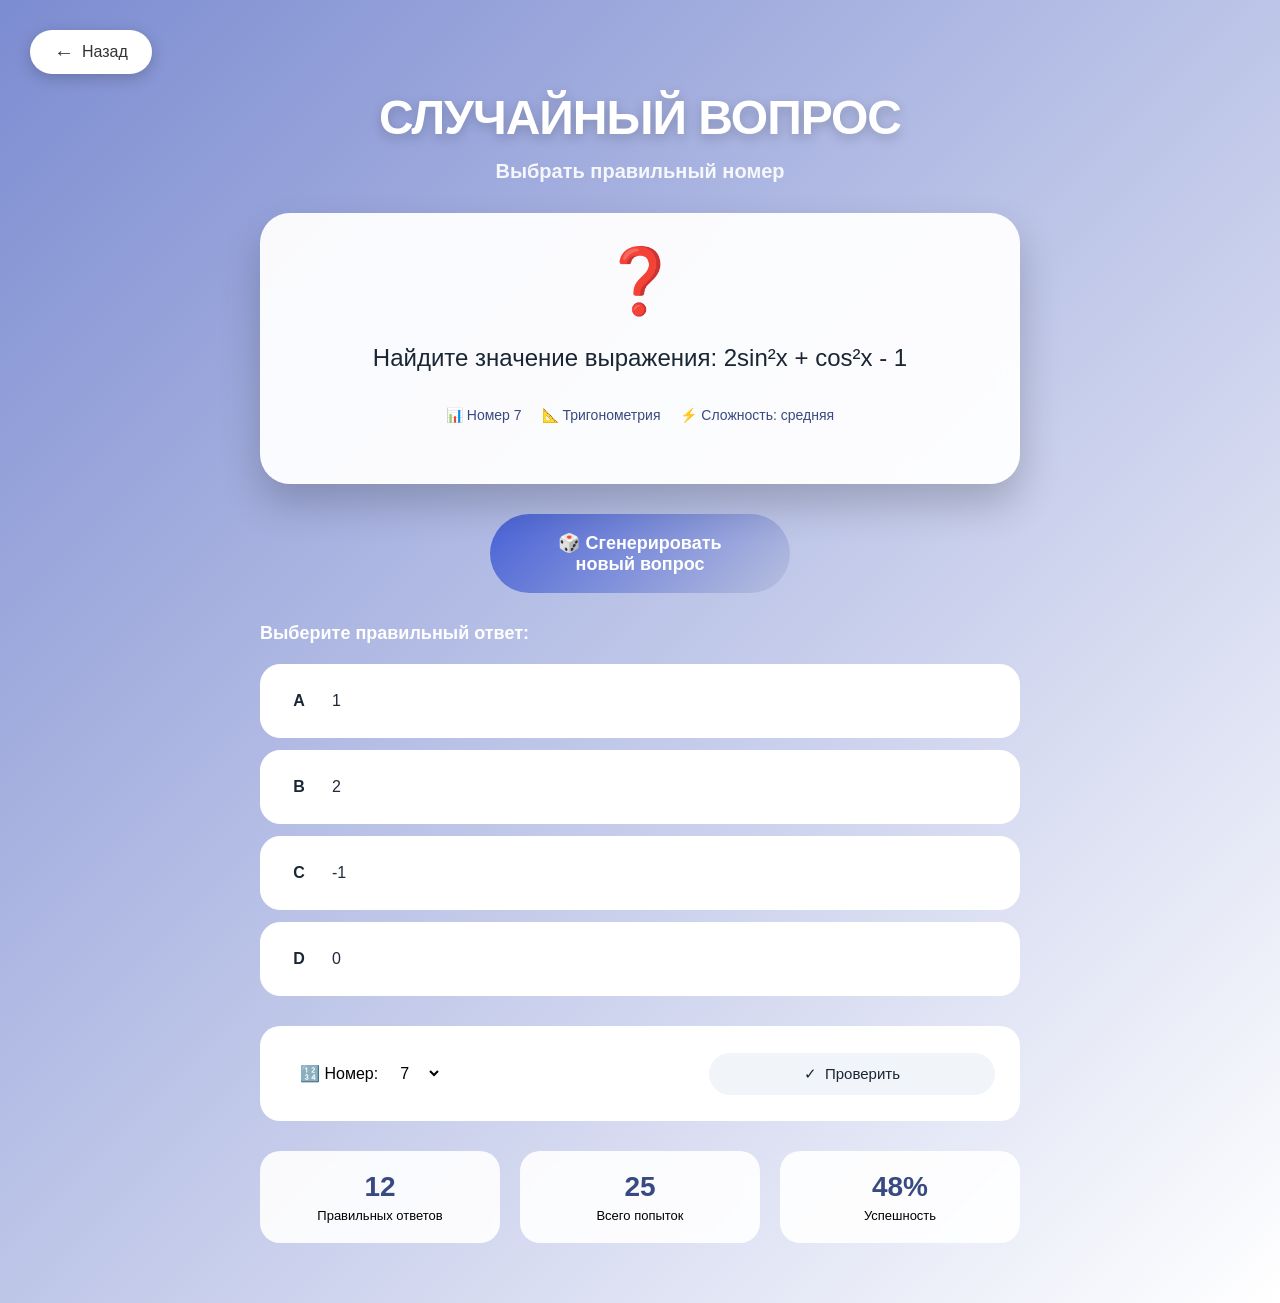
<file: question.html>
<!DOCTYPE html>
<html lang="ru">
<head>
    <meta charset="UTF-8">
    <meta name="viewport" content="width=device-width, initial-scale=1.0">
    <title>Случайный вопрос</title>
    <style>
        * {
            margin: 0;
            padding: 0;
            box-sizing: border-box;
        }

        body {
            font-family: -apple-system, BlinkMacSystemFont, 'Segoe UI', Roboto, Oxygen, Ubuntu, sans-serif;
            background: linear-gradient(135deg, #7c8cd1 0%, #ffffff 100%);
            min-height: 100vh;
            padding: 30px;
            position: relative;
        }

        /* Кнопка назад */
        .back-button {
            position: fixed;
            top: 30px;
            left: 30px;
            display: flex;
            align-items: center;
            gap: 8px;
            padding: 12px 24px;
            background: white;
            border: none;
            border-radius: 50px;
            cursor: pointer;
            font-size: 16px;
            font-weight: 500;
            color: #333;
            box-shadow: 0 4px 15px rgba(0,0,0,0.2);
            transition: all 0.3s ease;
            z-index: 1000;
            text-decoration: none;
        }

        .back-button:hover {
            transform: translateX(-5px);
            box-shadow: 0 6px 20px rgba(0,0,0,0.3);
            background: #f8f9fa;
        }

        .back-arrow {
            font-size: 20px;
            line-height: 1;
        }

        /* Основной контейнер */
        .container {
            max-width: 800px;
            margin: 0 auto;
            padding: 60px 20px 30px;
        }

        /* Заголовок */
        .header {
            text-align: center;
            margin-bottom: 30px;
        }

        h1 {
            font-size: 48px;
            font-weight: 700;
            color: white;
            text-shadow: 0 4px 12px rgba(0,0,0,0.2);
            margin-bottom: 15px;
            letter-spacing: -1px;
        }

        .subtitle {
            color: rgba(255,255,255,0.9);
            font-size: 20px;
            font-weight: 600;
        }

        /* Карточка с вопросом */
        .question-card {
            background: rgba(255,255,255,0.95);
            backdrop-filter: blur(10px);
            border-radius: 30px;
            padding: 30px;
            box-shadow: 0 20px 40px rgba(0,0,0,0.2);
            border: 1px solid rgba(255,255,255,0.3);
            margin-bottom: 30px;
            text-align: center;
        }

        .random-icon {
            font-size: 64px;
            margin-bottom: 20px;
            animation: bounce 2s infinite;
        }

        @keyframes bounce {
            0%, 100% { transform: translateY(0); }
            50% { transform: translateY(-10px); }
        }

        .question-text {
            font-size: 24px;
            line-height: 1.6;
            color: #1a2634;
            margin-bottom: 30px;
            font-weight: 500;
        }

        .question-meta {
            display: flex;
            justify-content: center;
            gap: 20px;
            margin-bottom: 30px;
            color: #394a81;
            font-size: 14px;
        }

        .meta-item {
            display: flex;
            align-items: center;
            gap: 5px;
        }

        /* Кнопка генерации */
        .generate-button {
            background: linear-gradient(135deg, #4862d6 0%, #b8bfdf 100%);
            color: white;
            border: none;
            padding: 18px 40px;
            border-radius: 50px;
            font-size: 18px;
            font-weight: 600;
            cursor: pointer;
            transition: all 0.3s;
            margin-bottom: 30px;
            width: 100%;
            max-width: 300px;
            margin-left: auto;
            margin-right: auto;
            display: block;
        }

        .generate-button:hover {
            transform: translateY(-3px);
            box-shadow: 0 15px 30px rgba(184, 154, 255, 0.4);
        }

        /* Варианты ответов */
        .answers-section {
            margin-bottom: 30px;
        }

        .answers-title {
            font-size: 18px;
            font-weight: 600;
            color: #ffffff;
            margin-bottom: 20px;
            text-align: left;
        }

        .answers-list {
            display: flex;
            flex-direction: column;
            gap: 12px;
        }

        .answer-item {
            display: flex;
            align-items: center;
            gap: 15px;
            padding: 18px 20px;
            background:#ffffff;
            border-radius: 20px;
            border: 1px solid #ffffff;
            cursor: pointer;
            transition: all 0.2s;
        }

        .answer-item:hover {
            background: rgb(238, 241, 255);
            border-color: #394a81;
            transform: translateX(5px);
        }

        .answer-item.selected {
            background: #ffffff;
            border-color: #394a81;
        }

        .answer-letter {
            width: 36px;
            height: 36px;
            background: white;
            border-radius: 50%;
            display: flex;
            align-items: center;
            justify-content: center;
            font-weight: 700;
            color:#1a2634;
           
        }

        .answer-item.selected .answer-letter {
            background: #394a81;
            color: white;
        }

        .answer-text {
            flex: 1;
            font-size: 16px;
            color: #1e293b;
            text-align: left;
        }

        /* Панель действий */
        .action-panel {
            background: rgb(255, 255, 255);
            border-radius: 20px;
            padding: 25px;
            display: flex;
            justify-content: space-between;
            align-items: center;
            margin-top: 30px;
        }

        .action-buttons {
            display: flex;
            gap: 15px;
        }

        .action-btn {
            padding: 12px 95px;
            border-radius: 40px;
            font-size: 15px;
            font-weight: 500;
            cursor: pointer;
            transition: all 0.2s;
            border: none;
            display: flex;
            align-items: center;
            gap: 8px;
        }

        .action-btn.secondary {
            background: #f1f5f9;
            color: #1a2634;
        }

        .action-btn.secondary:hover {
            background: #e2e8f0;
        }

        .number-selector {
            display: flex;
            align-items: center;
            gap: 10px;
            background: #ffffff;
            padding: 5px 15px;
            border-radius: 40px;
        }

        .number-selector select {
            border: none;
            background: transparent;
            padding: 8px;
            font-size: 16px;
            outline: none;
            cursor: pointer;
        }

        /* Счетчик вопросов */
        .stats-section {
            display: grid;
            grid-template-columns: repeat(3, 1fr);
            gap: 20px;
            margin-top: 30px;
        }

        .stat-box {
            background: rgba(255,255,255,0.9);
            backdrop-filter: blur(5px);
            border-radius: 20px;
            padding: 20px;
            text-align: center;
        }

        .stat-value {
            font-size: 28px;
            font-weight: 700;
            color: #394a81;
            margin-bottom: 5px;
        }

        .stat-label {
            color: #000000;
            font-size: 13px;
        }


        /* Адаптивность */
        @media (max-width: 600px) {
            body {
                padding: 20px;
            }

            .back-arrow {
                top: 20px;
                left: 20px;
                width: 40px;
                height: 40px;
                font-size: 24px;
            }

            h1 {
                font-size: 36px;
            }

            .question-text {
                font-size: 20px;
            }

            .action-panel {
                flex-direction: column;
                gap: 15px;
            }

            .action-buttons {
                width: 100%;
                flex-direction: column;
            }

            .stats-section {
                grid-template-columns: 1fr;
            }
        }

        /* Анимация загрузки */
        .loading {
            display: inline-block;
            width: 20px;
            height: 20px;
            border: 3px solid rgba(255,255,255,0.3);
            border-radius: 50%;
            border-top-color: white;
            animation: spin 1s ease-in-out infinite;
        }

        @keyframes spin {
            to { transform: rotate(360deg); }
        }
    </style>
</head>
<body>
    <!-- Кнопка назад -->
    <button class="back-button" onclick="goBack()">
        <span class="back-arrow">←</span>
        <span>Назад</span>
    </button>

    <div class="container">
        <!-- Заголовок -->
        <div class="header">
            <h1>СЛУЧАЙНЫЙ ВОПРОС</h1>
            <div class="subtitle">Выбрать правильный номер</div>
        </div>

        <!-- Карточка с вопросом -->
        <div class="question-card" id="questionCard">
            <div class="random-icon">❓</div>
            <div class="question-text" id="questionText">
                Найдите значение выражения: 2sin²x + cos²x - 1
            </div>
            <div class="question-meta">
                <span class="meta-item">📊 Номер 7</span>
                <span class="meta-item">📐 Тригонометрия</span>
                <span class="meta-item">⚡ Сложность: средняя</span>
            </div>
        </div>

        <!-- Кнопка генерации -->
        <button class="generate-button" onclick="generateQuestion()" id="generateBtn">
            <span id="btnText">🎲 Сгенерировать новый вопрос</span>
            <span id="btnLoader" class="loading" style="display: none;"></span>
        </button>

        <!-- Варианты ответов -->
        <div class="answers-section">
            <div class="answers-title">Выберите правильный ответ:</div>
            <div class="answers-list" id="answersList">
                <div class="answer-item" onclick="selectAnswer(this, 'A')">
                    <div class="answer-letter">A</div>
                    <div class="answer-text">1</div>
                </div>
                <div class="answer-item" onclick="selectAnswer(this, 'B')">
                    <div class="answer-letter">B</div>
                    <div class="answer-text">2</div>
                </div>
                <div class="answer-item" onclick="selectAnswer(this, 'C')">
                    <div class="answer-letter">C</div>
                    <div class="answer-text">-1</div>
                </div>
                <div class="answer-item" onclick="selectAnswer(this, 'D')">
                    <div class="answer-letter">D</div>
                    <div class="answer-text">0</div>
                </div>
            </div>
        </div>

        <!-- Панель действий -->
        <div class="action-panel">
            <div class="number-selector">
                <span>🔢 Номер:</span>
                <select id="questionNumber" onchange="changeNumber()">
                    <option value="1">1</option>
                    <option value="2">2</option>
                    <option value="3">3</option>
                    <option value="4">4</option>
                    <option value="5">5</option>
                    <option value="6">6</option>
                    <option value="7" selected>7</option>
                    <option value="8">8</option>
                    <option value="9">9</option>
                    <option value="10">10</option>
                    <option value="11">11</option>
                    <option value="12">12</option>
                    <option value="13">13</option>
                    <option value="14">14</option>
                    <option value="15">15</option>
                    <option value="16">16</option>
                    <option value="17">17</option>
                    <option value="18">18</option>
                    <option value="19">19</option>
                </select>
            </div>
            <div class="action-buttons">
                <button class="action-btn secondary" onclick="checkAnswer()">
                    <span>✓</span> Проверить
                </button>
            </div>
        </div>

        <!-- Статистика -->
        <div class="stats-section">
            <div class="stat-box">
                <div class="stat-value" id="correctCount">12</div>
                <div class="stat-label">Правильных ответов</div>
            </div>
            <div class="stat-box">
                <div class="stat-value" id="totalCount">25</div>
                <div class="stat-label">Всего попыток</div>
            </div>
            <div class="stat-box">
                <div class="stat-value" id="percentCorrect">48%</div>
                <div class="stat-label">Успешность</div>
            </div>
        </div>

    <script>
        // База вопросов
        const questions = {
            1: {
                text: "Найдите значение выражения: 2 + 2 × 2",
                answers: ["4", "6", "8", "2"],
                correct: 1,
                topic: "Арифметика",
                difficulty: "легкая"
            },
            2: {
                text: "Решите уравнение: x² - 5x + 6 = 0",
                answers: ["x = 2; x = 3", "x = -2; x = -3", "x = 1; x = 6", "x = -1; x = -6"],
                correct: 0,
                topic: "Алгебра",
                difficulty: "средняя"
            },
            3: {
                text: "Чему равна площадь круга с радиусом 3?",
                answers: ["9π", "6π", "3π", "12π"],
                correct: 0,
                topic: "Геометрия",
                difficulty: "средняя"
            },
            4: {
                text: "Найдите производную функции f(x) = x³",
                answers: ["3x²", "x²", "3x", "x⁴"],
                correct: 0,
                topic: "Матанализ",
                difficulty: "средняя"
            },
            5: {
                text: "Чему равен sin 30°?",
                answers: ["1/2", "√3/2", "1", "0"],
                correct: 0,
                topic: "Тригонометрия",
                difficulty: "легкая"
            },
            6: {
                text: "Сколько граней у куба?",
                answers: ["6", "8", "12", "4"],
                correct: 0,
                topic: "Геометрия",
                difficulty: "легкая"
            },
            7: {
                text: "Найдите значение выражения: 2sin²x + cos²x - 1",
                answers: ["1", "2", "-1", "0"],
                correct: 3,
                topic: "Тригонометрия",
                difficulty: "средняя"
            },
            8: {
                text: "Чему равен логарифм 100 по основанию 10?",
                answers: ["2", "10", "1", "100"],
                correct: 0,
                topic: "Алгебра",
                difficulty: "легкая"
            },
            9: {
                text: "Найдите площадь треугольника со сторонами 3, 4, 5",
                answers: ["6", "12", "24", "10"],
                correct: 0,
                topic: "Геометрия",
                difficulty: "средняя"
            },
            10: {
                text: "Производная sin x равна:",
                answers: ["cos x", "-cos x", "sin x", "-sin x"],
                correct: 0,
                topic: "Матанализ",
                difficulty: "легкая"
            },
            11: {
                text: "Сколько будет 15% от 200?",
                answers: ["30", "20", "15", "40"],
                correct: 0,
                topic: "Арифметика",
                difficulty: "легкая"
            },
            12: {
                text: "Решите неравенство: x² < 9",
                answers: ["-3 < x < 3", "x < 3", "x > -3", "x < -3 или x > 3"],
                correct: 0,
                topic: "Алгебра",
                difficulty: "средняя"
            },
            13: {
                text: "Чему равна сумма углов треугольника?",
                answers: ["180°", "360°", "90°", "270°"],
                correct: 0,
                topic: "Геометрия",
                difficulty: "легкая"
            },
            14: {
                text: "Найдите значение выражения: log₂ 8",
                answers: ["3", "2", "4", "1"],
                correct: 0,
                topic: "Алгебра",
                difficulty: "легкая"
            },
            15: {
                text: "Сколько диагоналей у прямоугольника?",
                answers: ["2", "4", "1", "0"],
                correct: 0,
                topic: "Геометрия",
                difficulty: "легкая"
            },
            16: {
                text: "Производная e^x равна:",
                answers: ["e^x", "x·e^x", "1", "ln x"],
                correct: 0,
                topic: "Матанализ",
                difficulty: "легкая"
            },
            17: {
                text: "Чему равен cos 60°?",
                answers: ["1/2", "√3/2", "1", "0"],
                correct: 0,
                topic: "Тригонометрия",
                difficulty: "легкая"
            },
            18: {
                text: "Решите уравнение: 2x + 5 = 15",
                answers: ["5", "10", "7.5", "20"],
                correct: 0,
                topic: "Алгебра",
                difficulty: "легкая"
            },
            19: {
                text: "Найдите объем куба со стороной 3",
                answers: ["27", "9", "18", "36"],
                correct: 0,
                topic: "Геометрия",
                difficulty: "средняя"
            }
        };

        let currentQuestion = 7;
        let selectedAnswer = null;
        let correctCount = 12;
        let totalAttempts = 25;

        // Загрузка вопроса
        function loadQuestion(number) {
            const q = questions[number];
            if (!q) return;

            document.getElementById('questionText').textContent = q.text;
            
            // Обновляем мета-информацию
            const metaHtml = `
                <span class="meta-item">📊 Номер ${number}</span>
                <span class="meta-item">📐 ${q.topic}</span>
                <span class="meta-item">⚡ Сложность: ${q.difficulty}</span>
            `;
            document.querySelector('.question-meta').innerHTML = metaHtml;

            // Обновляем варианты ответов
            const answersList = document.getElementById('answersList');
            answersList.innerHTML = '';
            const letters = ['A', 'B', 'C', 'D'];
            
            q.answers.forEach((answer, index) => {
                const answerItem = document.createElement('div');
                answerItem.className = 'answer-item';
                answerItem.onclick = () => selectAnswer(answerItem, letters[index]);
                answerItem.innerHTML = `
                    <div class="answer-letter">${letters[index]}</div>
                    <div class="answer-text">${answer}</div>
                `;
                answersList.appendChild(answerItem);
            });

            // Сбрасываем выбранный ответ
            selectedAnswer = null;
        }

        // Генерация случайного вопроса
        function generateQuestion() {
            const btn = document.getElementById('generateBtn');
            const btnText = document.getElementById('btnText');
            const btnLoader = document.getElementById('btnLoader');
            
            // Показываем загрузку
            btnText.style.display = 'none';
            btnLoader.style.display = 'inline-block';
            btn.disabled = true;

            // Имитация загрузки
            setTimeout(() => {
                const randomNum = Math.floor(Math.random() * 19) + 1;
                document.getElementById('questionNumber').value = randomNum;
                currentQuestion = randomNum;
                loadQuestion(randomNum);
                
                // Возвращаем кнопку в обычное состояние
                btnText.style.display = 'inline';
                btnLoader.style.display = 'none';
                btn.disabled = false;
            }, 500);
        }

        // Выбор ответа
        function selectAnswer(element, letter) {
            document.querySelectorAll('.answer-item').forEach(item => {
                item.classList.remove('selected');
            });
            element.classList.add('selected');
            selectedAnswer = letter;
        }

        // Проверка ответа
        function checkAnswer() {
            if (!selectedAnswer) {
                alert('Пожалуйста, выберите ответ');
                return;
            }

            const correct = questions[currentQuestion].correct;
            const letters = ['A', 'B', 'C', 'D'];
            const isCorrect = letters[correct] === selectedAnswer;

            totalAttempts++;
            if (isCorrect) {
                correctCount++;
                alert('✅ Правильно! Молодец!');
            } else {
                alert('❌ Неправильно. Попробуй еще раз');
            }

            // Обновляем статистику
            updateStats();
        }

        // Обновление статистики
        function updateStats() {
            document.getElementById('correctCount').textContent = correctCount;
            document.getElementById('totalCount').textContent = totalAttempts;
            const percent = Math.round((correctCount / totalAttempts) * 100);
            document.getElementById('percentCorrect').textContent = percent + '%';
        }

        // Смена номера вопроса
        function changeNumber() {
            const number = parseInt(document.getElementById('questionNumber').value);
            currentQuestion = number;
            loadQuestion(number);
        }


        // Инициализация
        window.onload = function() {
            loadQuestion(7);
            updateStats();
        };

        // Функция для кнопки назад
        function goBack() {
            if (document.referrer) {
                history.back();
            } else {
                alert('Нет предыдущей страницы');
                // window.location.href = '/'; // можно раскомментировать для перехода на главную
            }
        }        

        // Поддержка клавиши ESC для возврата
        document.addEventListener('keydown', function(e) {
            if (e.key === 'Escape') {
                goBack();
            }
        });

    </script>
</body>
</html>
</file>
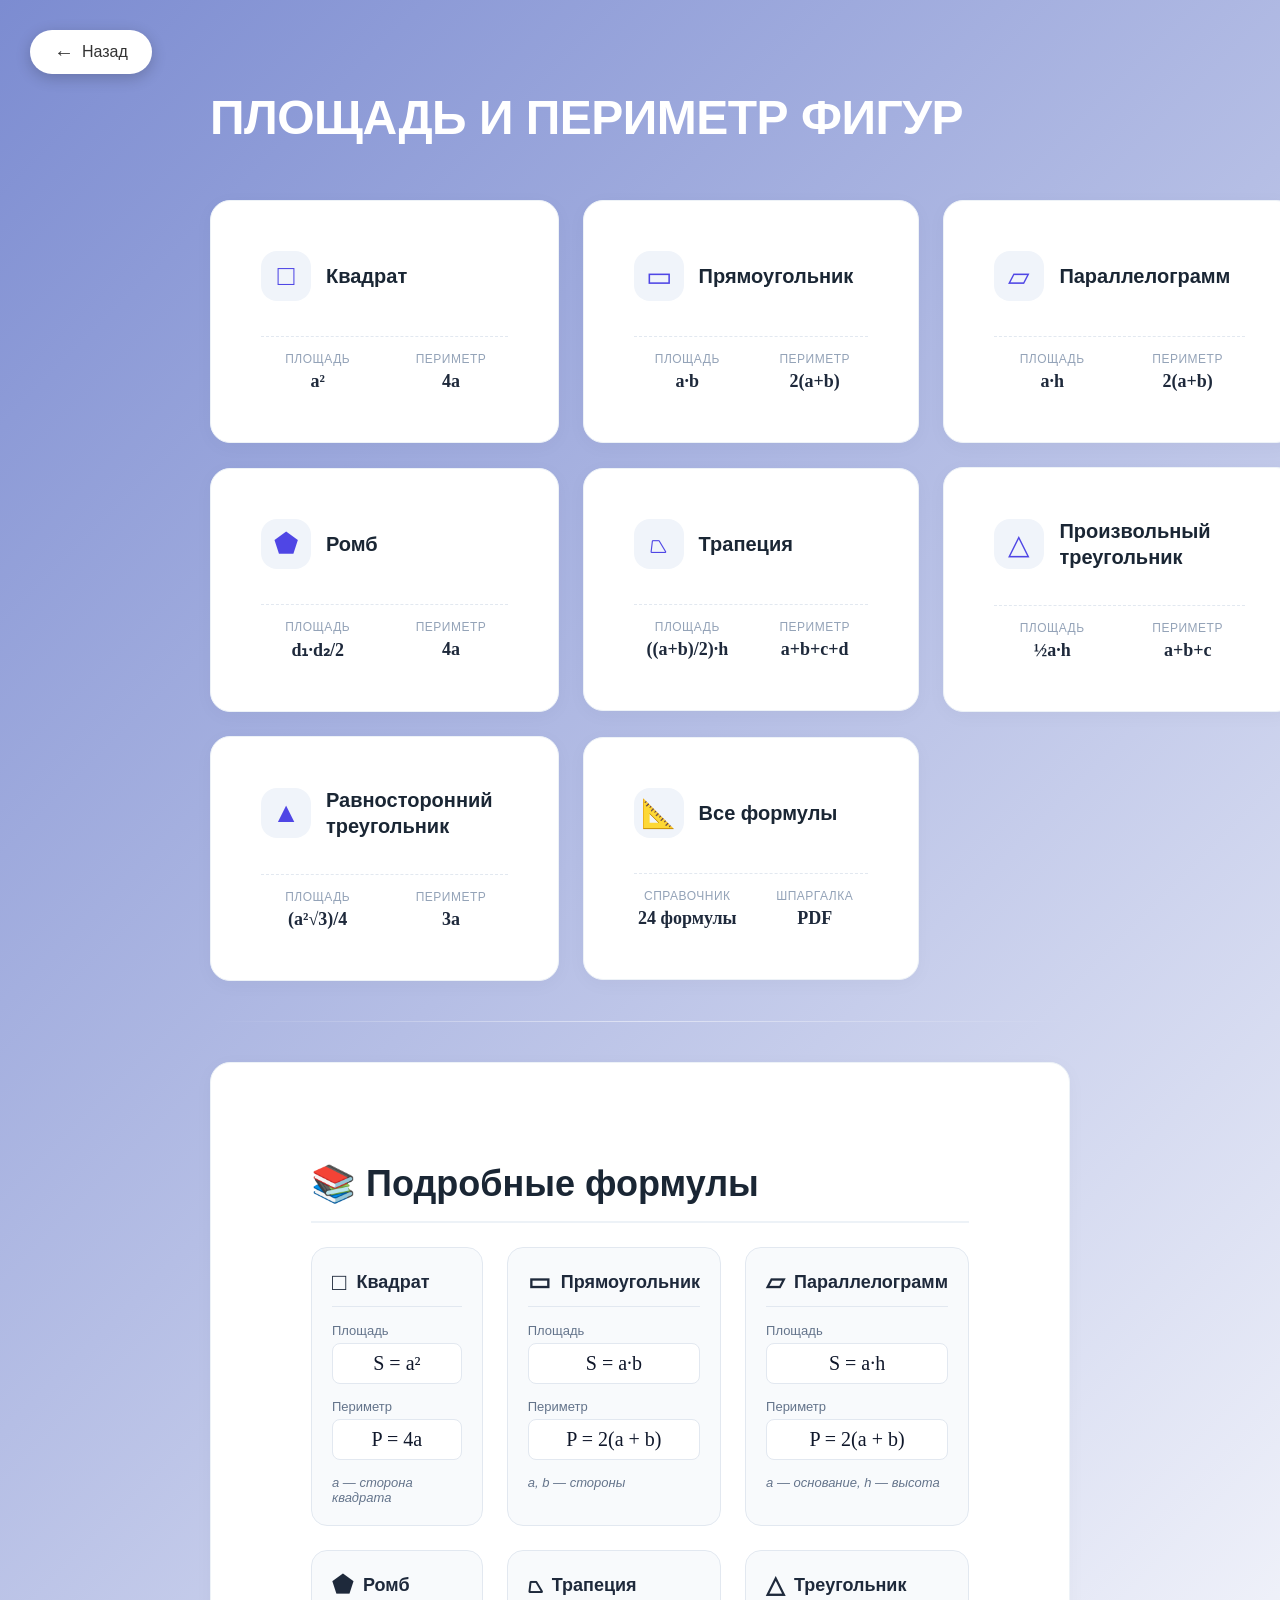
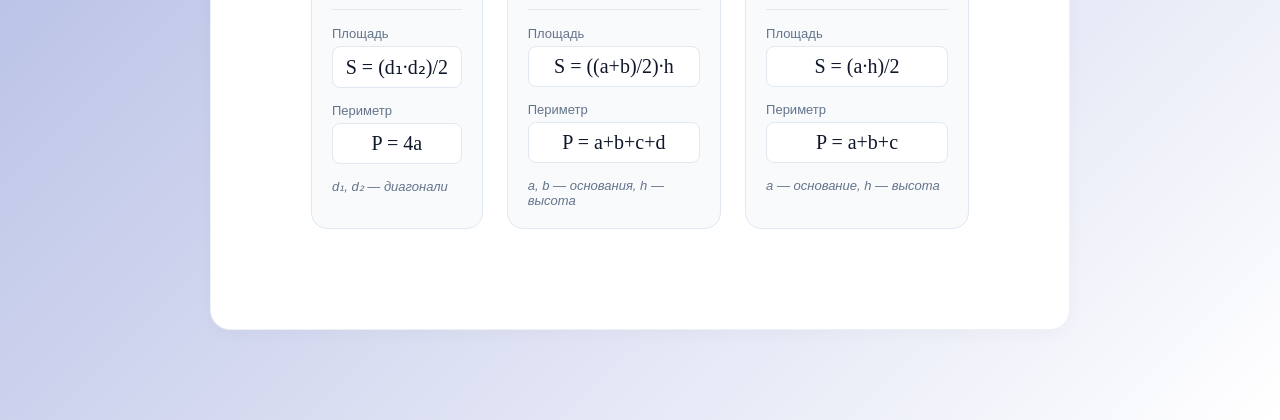
<file: shapes.html>
<!DOCTYPE html>
<html lang="ru">
<head>
    <meta charset="UTF-8">
    <meta name="viewport" content="width=device-width, initial-scale=1.0">
    <title>Площади и периметры</title>
    <style>
        * {
            margin: 0;
            padding: 0;
            box-sizing: border-box;
        }

        body {
            font-family: -apple-system, BlinkMacSystemFont, 'Segoe UI', Roboto, Oxygen, Ubuntu, sans-serif;
            background: linear-gradient(135deg, #7c8cd1 0%, #ffffff 100%);
            min-height: 100vh;
            padding: 30px;
        }

        /* Стрелка назад  */
        .back-button {
            position: fixed;
            top: 30px;
            left: 30px;
            display: flex;
            align-items: center;
            gap: 8px;
            padding: 12px 24px;
            background: white;
            border: none;
            border-radius: 50px;
            cursor: pointer;
            font-size: 16px;
            font-weight: 500;
            color: #333;
            box-shadow: 0 4px 15px rgba(0,0,0,0.2);
            transition: all 0.3s ease;
            z-index: 1000;
            text-decoration: none;
        }
        .back-button:hover {
            transform: translateX(-5px);
            box-shadow: 0 6px 20px rgba(0,0,0,0.3);
            background: #f8f9fa;
        }
        .back-arrow {
            font-size: 20px;
            line-height: 1;
        }


        /* Основной контейнер */
        .container {
            max-width: 900px;
            margin: 0 auto;
            padding: 60px 20px 20px;
        }

        /* Заголовок  */
        h1 {
            font-size: 48px;
            font-weight: 700;
            color: #ffffff;
            margin-bottom: 40px;
            letter-spacing: -0.5px;
            text-align: left;
            position: relative;
            padding-bottom: 15px;
        }

        h1::after {
            content: '';
            position: absolute;
            bottom: 0;
            left: 0;
            width: 80px;
            height: 4px;
            border-radius: 2px;
        }

        /* Сетка для карточек */
        .cards-grid {
            display: grid;
            align-items: center;
            grid-template-columns: repeat(3, 1fr);
            gap: 24px;
            margin-bottom: 40px;
        }

        /* Карточка фигуры в стиле материалов */
        .shape-card {
            background: white;
            border-radius: 20px;
            padding: 50px;
            box-shadow: 0 4px 20px rgba(0,0,0,0.03);
            border: 1px solid #edf2f7;
            transition: all 0.2s ease;
            cursor: pointer;
            display: flex;
            flex-direction: column;
        }

        .shape-card:hover {
            box-shadow: 0 8px 30px rgba(0,0,0,0.05);
            border-color: #d0d9e4;
            transform: translateY(-2px);
        }

        .shape-header {
            display: flex;
            align-items: center;
            gap: 15px;
            margin-bottom: 20px;
        }

        .shape-icon {
            width: 50px;
            height: 50px;
            background: #f0f4fa;
            border-radius: 16px;
            display: flex;
            align-items: center;
            justify-content: center;
            font-size: 28px;
            color: #4f46e5;
        }

        .shape-title {
            font-size: 20px;
            font-weight: 600;
            color: #1a2634;
            line-height: 1.3;
            flex: 1;
        }

        .shape-card:hover .shape-placeholder {
            border-color: #4f46e5;
            background: #eef2ff;
        }

        .formulas-preview {
            display: flex;
            gap: 20px;
            margin-top: 15px;
            padding-top: 15px;
            border-top: 1px dashed #e2e8f0;
        }

        .formula-mini {
            flex: 1;
            text-align: center;
        }

        .formula-label {
            font-size: 12px;
            color: #94a3b8;
            margin-bottom: 5px;
            text-transform: uppercase;
            letter-spacing: 0.5px;
        }

        .formula-value {
            font-size: 18px;
            font-weight: 600;
            color: #1e293b;
            font-family: 'Times New Roman', serif;
        }

        /* Блок с подробными формулами */
        .details-section {
            background: white;
            border-radius: 20px;
            padding: 100px;
            box-shadow: 0 4px 20px rgba(0,0,0,0.03);
            border: 1px solid #edf2f7;
            margin: 40px 0;
        }

        .details-section h2 {
            font-size: 36px;
            font-weight: 600;
            color: #1a2634;
            margin-bottom: 24px;
            padding-bottom: 16px;
            border-bottom: 2px solid #edf2f7;
        }

        .formula-grid {
            display: grid;
            grid-template-columns: repeat(3, 1fr);
            gap: 24px;
        }

        .formula-card {
            background: #f8fafc;
            border-radius: 16px;
            padding: 20px;
            border: 1px solid #e2e8f0;
            transition: all 0.2s ease;
        }

        .formula-card:hover {
            background: white;
            border-color: #d0d9e4;
            box-shadow: 0 4px 12px rgba(0,0,0,0.02);
        }

        .formula-card h3 {
            font-size: 18px;
            font-weight: 600;
            color: #1e293b;
            margin-bottom: 16px;
            display: flex;
            align-items: center;
            gap: 10px;
            padding-bottom: 10px;
            border-bottom: 1px solid #e2e8f0;
        }

        .formula-card h3 span {
            font-size: 24px;
        }

        .formula-row {
            margin-bottom: 15px;
        }

        .formula-row .label {
            font-size: 13px;
            color: #64748b;
            margin-bottom: 5px;
        }

        .formula-row .value {
            font-size: 20px;
            font-weight: 500;
            color: #0f172a;
            font-family: 'Times New Roman', serif;
            background: white;
            padding: 8px 12px;
            border-radius: 8px;
            border: 1px solid #e2e8f0;
            text-align: center;
        }

        .formula-desc {
            font-size: 13px;
            color: #64748b;
            margin-top: 10px;
            font-style: italic;
        }

         /* Разделители */
        .divider {
            margin: 30px 0;
            border: 0;
            height: 1px;
            background: linear-gradient(90deg, transparent, rgba(255,255,255,0.5), transparent);
        }

        /* Адаптивность */
        @media (max-width: 800px) {
            .cards-grid {
                grid-template-columns: 1fr;
            }
            
            .formula-grid {
                grid-template-columns: repeat(2, 1fr);
            }
        }

        @media (max-width: 600px) {
            body {
                padding: 20px;
            }
            
            .back-arrow {
                top: 20px;
                left: 20px;
                width: 40px;
                height: 40px;
                font-size: 24px;
            }
            
            .time-status {
                top: 20px;
                right: 20px;
                padding: 6px 16px;
                font-size: 14px;
            }
            
            h1 {
                font-size: 28px;
                margin-bottom: 30px;
            }
            
            .formula-grid {
                grid-template-columns: 1fr;
            }
            
            .details-section {
                padding: 24px;
            }
            
            .shape-header {
                flex-wrap: wrap;
            }
            
            .shape-placeholder {
                margin-left: 0;
            }
        }

        /* Анимации */
        .shape-card, .formula-card {
            animation: fadeInUp 0.4s ease forwards;
            opacity: 0;
        }

        .shape-card:nth-child(1) { animation-delay: 0.1s; }
        .shape-card:nth-child(2) { animation-delay: 0.15s; }
        .shape-card:nth-child(3) { animation-delay: 0.2s; }
        .shape-card:nth-child(4) { animation-delay: 0.25s; }
        .shape-card:nth-child(5) { animation-delay: 0.3s; }
        .shape-card:nth-child(6) { animation-delay: 0.35s; }
        .shape-card:nth-child(7) { animation-delay: 0.4s; }
        .shape-card:nth-child(8) { animation-delay: 0.45s; }

        @keyframes fadeInUp {
            from {
                opacity: 0;
                transform: translateY(15px);
            }
            to {
                opacity: 1;
                transform: translateY(0);
            }
        }
    </style>
</head>
<body>
    <!-- Стрелка назад -->
    <button class="back-button" onclick="goBack()">
        <span class="back-arrow">←</span>
        <span>Назад</span>
    </button>


    <div class="container">
        <h1>ПЛОЩАДЬ И ПЕРИМЕТР ФИГУР</h1>
        
        <!-- Сетка карточек -->
        <div class="cards-grid">
            <!-- Квадрат -->
            <div class="shape-card">
                <div class="shape-header">
                    <div class="shape-icon">□</div>
                    <div class="shape-title">Квадрат</div>
                    <div class="shape-placeholder"></div>
                </div>
                <div class="formulas-preview">
                    <div class="formula-mini">
                        <div class="formula-label">Площадь</div>
                        <div class="formula-value">a²</div>
                    </div>
                    <div class="formula-mini">
                        <div class="formula-label">Периметр</div>
                        <div class="formula-value">4a</div>
                    </div>
                </div>
            </div>

            <!-- Прямоугольник -->
            <div class="shape-card">
                <div class="shape-header">
                    <div class="shape-icon">▭</div>
                    <div class="shape-title">Прямоугольник</div>
                    <div class="shape-placeholder"></div>
                </div>
                <div class="formulas-preview">
                    <div class="formula-mini">
                        <div class="formula-label">Площадь</div>
                        <div class="formula-value">a·b</div>
                    </div>
                    <div class="formula-mini">
                        <div class="formula-label">Периметр</div>
                        <div class="formula-value">2(a+b)</div>
                    </div>
                </div>
            </div>

            <!-- Параллелограмм -->
            <div class="shape-card">
                <div class="shape-header">
                    <div class="shape-icon">▱</div>
                    <div class="shape-title">Параллелограмм</div>
                    <div class="shape-placeholder"></div>
                </div>
                <div class="formulas-preview">
                    <div class="formula-mini">
                        <div class="formula-label">Площадь</div>
                        <div class="formula-value">a·h</div>
                    </div>
                    <div class="formula-mini">
                        <div class="formula-label">Периметр</div>
                        <div class="formula-value">2(a+b)</div>
                    </div>
                </div>
            </div>

            <!-- Ромб -->
            <div class="shape-card">
                <div class="shape-header">
                    <div class="shape-icon">⬟</div>
                    <div class="shape-title">Ромб</div>
                    <div class="shape-placeholder"></div>
                </div>
                <div class="formulas-preview">
                    <div class="formula-mini">
                        <div class="formula-label">Площадь</div>
                        <div class="formula-value">d₁·d₂/2</div>
                    </div>
                    <div class="formula-mini">
                        <div class="formula-label">Периметр</div>
                        <div class="formula-value">4a</div>
                    </div>
                </div>
            </div>

            <!-- Трапеция -->
            <div class="shape-card">
                <div class="shape-header">
                    <div class="shape-icon">⏢</div>
                    <div class="shape-title">Трапеция</div>
                    <div class="shape-placeholder"></div>
                </div>
                <div class="formulas-preview">
                    <div class="formula-mini">
                        <div class="formula-label">Площадь</div>
                        <div class="formula-value">((a+b)/2)·h</div>
                    </div>
                    <div class="formula-mini">
                        <div class="formula-label">Периметр</div>
                        <div class="formula-value">a+b+c+d</div>
                    </div>
                </div>
            </div>

            <!-- Произвольный треугольник -->
            <div class="shape-card">
                <div class="shape-header">
                    <div class="shape-icon">△</div>
                    <div class="shape-title">Произвольный треугольник</div>
                    <div class="shape-placeholder"></div>
                </div>
                <div class="formulas-preview">
                    <div class="formula-mini">
                        <div class="formula-label">Площадь</div>
                        <div class="formula-value">½a·h</div>
                    </div>
                    <div class="formula-mini">
                        <div class="formula-label">Периметр</div>
                        <div class="formula-value">a+b+c</div>
                    </div>
                </div>
            </div>

            <!-- Равносторонний треугольник -->
            <div class="shape-card">
                <div class="shape-header">
                    <div class="shape-icon">▲</div>
                    <div class="shape-title">Равносторонний треугольник</div>
                    <div class="shape-placeholder"></div>
                </div>
                <div class="formulas-preview">
                    <div class="formula-mini">
                        <div class="formula-label">Площадь</div>
                        <div class="formula-value">(a²√3)/4</div>
                    </div>
                    <div class="formula-mini">
                        <div class="formula-label">Периметр</div>
                        <div class="formula-value">3a</div>
                    </div>
                </div>
            </div>

            <!-- Дополнительная карточка -->
            <div class="shape-card">
                <div class="shape-header">
                    <div class="shape-icon">📐</div>
                    <div class="shape-title">Все формулы</div>
                    <div class="shape-placeholder"></div>
                </div>
                <div class="formulas-preview">
                    <div class="formula-mini">
                        <div class="formula-label">Справочник</div>
                        <div class="formula-value">24 формулы</div>
                    </div>
                    <div class="formula-mini">
                        <div class="formula-label">Шпаргалка</div>
                        <div class="formula-value">PDF</div>
                    </div>
                </div>
            </div>
        </div>

        <hr class="divider">

        <!-- Детальный блок с формулами -->
        <div class="details-section">
            <h2>📚 Подробные формулы</h2>
            <div class="formula-grid">
                <!-- Квадрат детально -->
                <div class="formula-card">
                    <h3><span>□</span> Квадрат</h3>
                    <div class="formula-row">
                        <div class="label">Площадь</div>
                        <div class="value">S = a²</div>
                    </div>
                    <div class="formula-row">
                        <div class="label">Периметр</div>
                        <div class="value">P = 4a</div>
                    </div>
                    <div class="formula-desc">a — сторона квадрата</div>
                </div>

                <!-- Прямоугольник детально -->
                <div class="formula-card">
                    <h3><span>▭</span> Прямоугольник</h3>
                    <div class="formula-row">
                        <div class="label">Площадь</div>
                        <div class="value">S = a·b</div>
                    </div>
                    <div class="formula-row">
                        <div class="label">Периметр</div>
                        <div class="value">P = 2(a + b)</div>
                    </div>
                    <div class="formula-desc">a, b — стороны</div>
                </div>

                <!-- Параллелограмм детально -->
                <div class="formula-card">
                    <h3><span>▱</span> Параллелограмм</h3>
                    <div class="formula-row">
                        <div class="label">Площадь</div>
                        <div class="value">S = a·h</div>
                    </div>
                    <div class="formula-row">
                        <div class="label">Периметр</div>
                        <div class="value">P = 2(a + b)</div>
                    </div>
                    <div class="formula-desc">a — основание, h — высота</div>
                </div>

                <!-- Ромб детально -->
                <div class="formula-card">
                    <h3><span>⬟</span> Ромб</h3>
                    <div class="formula-row">
                        <div class="label">Площадь</div>
                        <div class="value">S = (d₁·d₂)/2</div>
                    </div>
                    <div class="formula-row">
                        <div class="label">Периметр</div>
                        <div class="value">P = 4a</div>
                    </div>
                    <div class="formula-desc">d₁, d₂ — диагонали</div>
                </div>

                <!-- Трапеция детально -->
                <div class="formula-card">
                    <h3><span>⏢</span> Трапеция</h3>
                    <div class="formula-row">
                        <div class="label">Площадь</div>
                        <div class="value">S = ((a+b)/2)·h</div>
                    </div>
                    <div class="formula-row">
                        <div class="label">Периметр</div>
                        <div class="value">P = a+b+c+d</div>
                    </div>
                    <div class="formula-desc">a, b — основания, h — высота</div>
                </div>

                <!-- Треугольник детально -->
                <div class="formula-card">
                    <h3><span>△</span> Треугольник</h3>
                    <div class="formula-row">
                        <div class="label">Площадь</div>
                        <div class="value">S = (a·h)/2</div>
                    </div>
                    <div class="formula-row">
                        <div class="label">Периметр</div>
                        <div class="value">P = a+b+c</div>
                    </div>
                    <div class="formula-desc">a — основание, h — высота</div>
                </div>
            </div>
        </div>

    </div>

    <script>
        // Интерактивность для карточек
        document.querySelectorAll('.shape-card, .formula-card').forEach(el => {
            el.addEventListener('click', function() {
                this.style.backgroundColor = '#f8f9fa';
                setTimeout(() => {
                    this.style.backgroundColor = '';
                }, 150);
            });
        });
        
         // Функция для кнопки назад
        function goBack() {
            if (document.referrer) {
                history.back();
            } else {
                alert('Нет предыдущей страницы');
            }
        }

        // Обновление времени
        function updateTime() {
            const now = new Date();
            const hours = String(now.getHours()).padStart(2, '0');
            const minutes = String(now.getMinutes()).padStart(2, '0');
            document.querySelector('.time-status').textContent = `${hours}:${minutes}`;
        }
        setInterval(updateTime, 60000);
    </script>
</body>
</html>
</file>
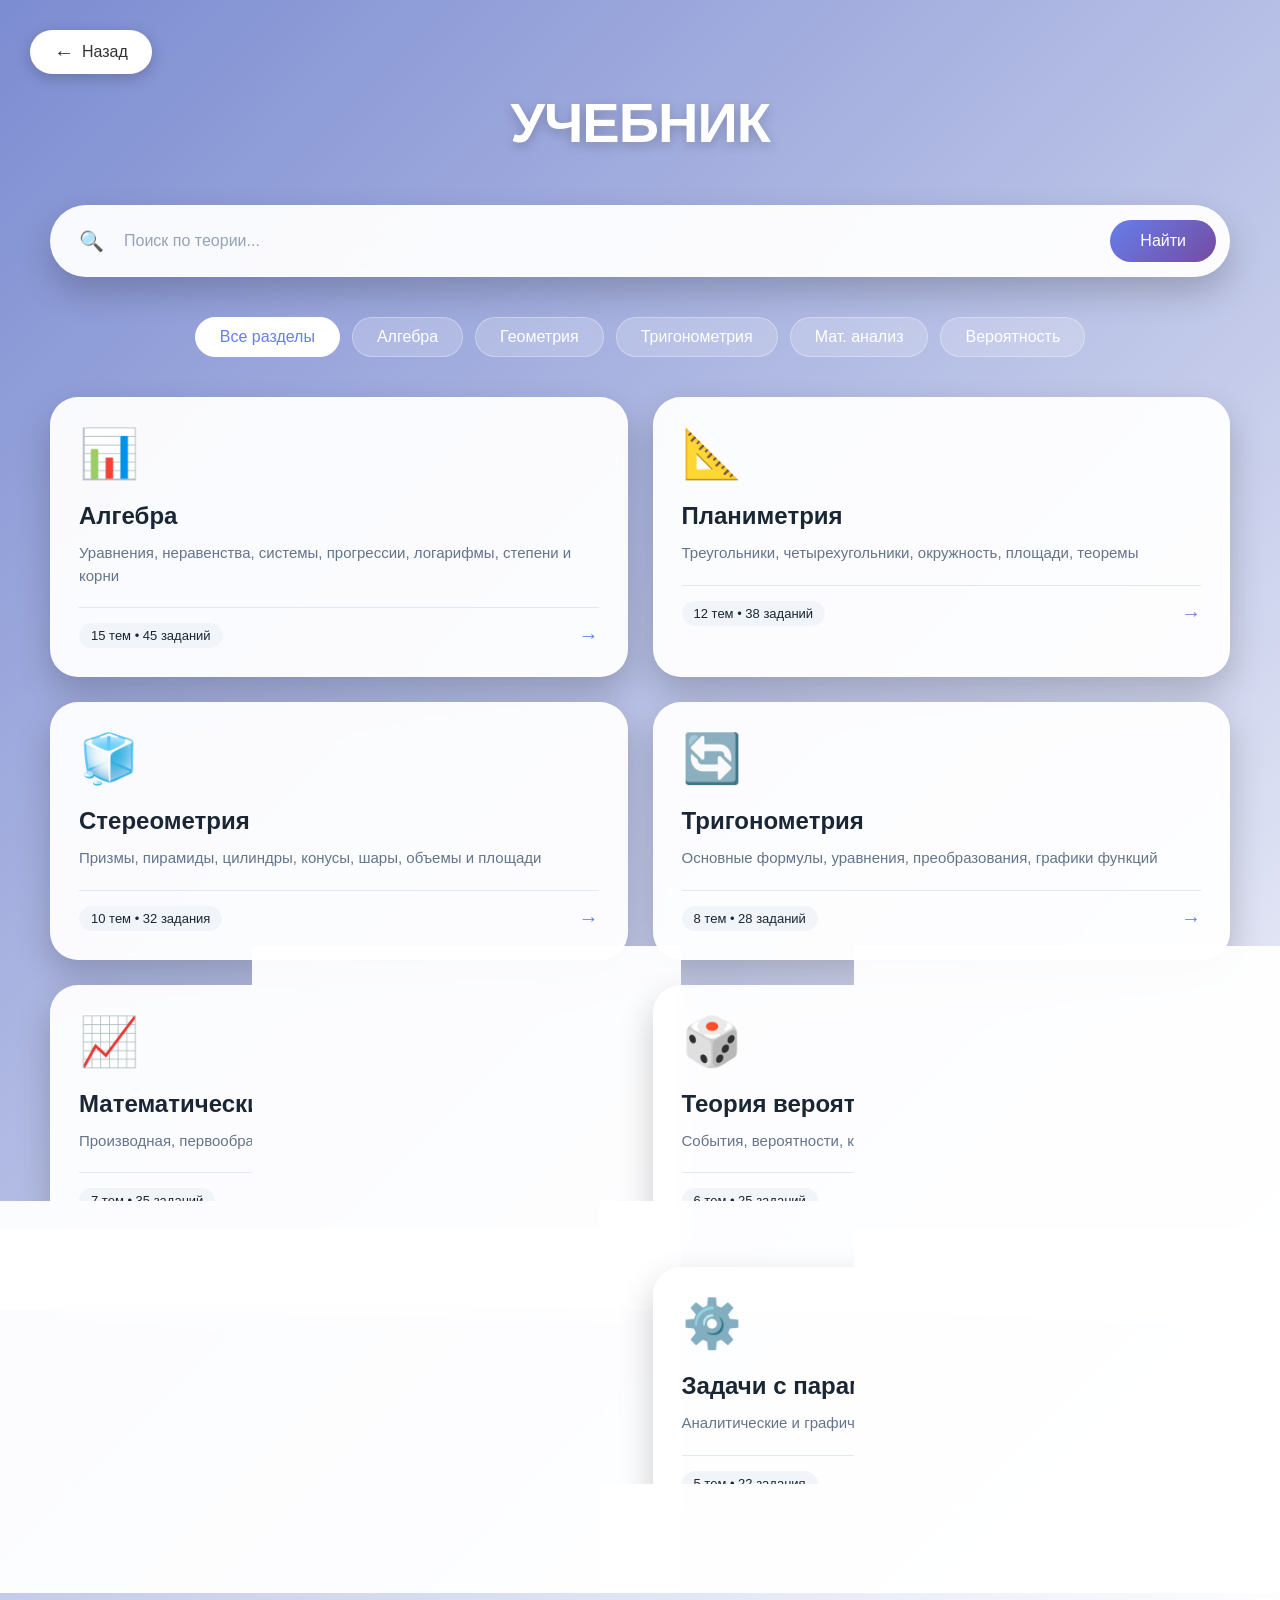
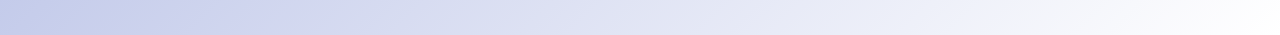
<file: textbook.html>
<!DOCTYPE html>
<html lang="ru">
<head>
    <meta charset="UTF-8">
    <meta name="viewport" content="width=device-width, initial-scale=1.0">
    <title>Учебник</title>
    <style>
        * {
            margin: 0;
            padding: 0;
            box-sizing: border-box;
        }

        body {
           font-family: -apple-system, BlinkMacSystemFont, 'Segoe UI', Roboto, Oxygen, Ubuntu, sans-serif;
           background: linear-gradient(135deg, #7c8cd1 0%, #ffffff 100%);
           min-height: 100vh;
           padding: 30px;
           position: relative;
        }

        /* Стрелка назад */
        .back-button {
            position: fixed;
            top: 30px;
            left: 30px;
            display: flex;
            align-items: center;
            gap: 8px;
            padding: 12px 24px;
            background: white;
            border: none;
            border-radius: 50px;
            cursor: pointer;
            font-size: 16px;
            font-weight: 500;
            color: #333;
            box-shadow: 0 4px 15px rgba(0,0,0,0.2);
            transition: all 0.3s ease;
            z-index: 1000;
            text-decoration: none;
        }

        .back-button:hover {
            transform: translateX(-5px);
            box-shadow: 0 6px 20px rgba(0,0,0,0.3);
            background: #f8f9fa;
        }

        .back-arrow {
            font-size: 20px;
            line-height: 1;
        }

        /* Основной контейнер */
        .container {
            max-width: 1400px;
            margin: 0 auto;
            padding: 60px 20px 30px;
        }

        /* Заголовок */
        .header {
            text-align: center;
            margin-bottom: 50px;
        }

        h1 {
            font-size: 56px;
            font-weight: 800;
            color: white;
            text-shadow: 0 4px 12px rgba(0,0,0,0.2);
            margin-bottom: 20px;
            letter-spacing: -1px;
        }

        .subtitle {
            color: rgba(255,255,255,0.9);
            font-size: 20px;
            max-width: 600px;
            margin: 0 auto;
            line-height: 1.5;
        }

        /* Поиск */
        .search-section {
            background: rgba(255,255,255,0.95);
            backdrop-filter: blur(10px);
            border-radius: 60px;
            padding: 8px;
            margin-bottom: 40px;
            display: flex;
            align-items: center;
            box-shadow: 0 15px 35px rgba(0,0,0,0.2);
            border: 1px solid rgba(255,255,255,0.3);
        }

        .search-icon {
            padding: 0 20px;
            font-size: 20px;
            color: #667eea;
        }

        .search-input {
            flex: 1;
            border: none;
            background: transparent;
            padding: 18px 0;
            font-size: 16px;
            outline: none;
            color: #1a2634;
        }

        .search-input::placeholder {
            color: #94a3b8;
        }

        .search-button {
            background: linear-gradient(135deg, #667eea, #764ba2);
            border: none;
            color: white;
            padding: 12px 30px;
            border-radius: 50px;
            font-size: 16px;
            font-weight: 500;
            cursor: pointer;
            transition: all 0.2s;
            margin-right: 5px;
        }

        .search-button:hover {
            transform: translateY(-2px);
            box-shadow: 0 10px 25px rgba(102,126,234,0.4);
        }

        /* Категории */
        .categories {
            display: flex;
            flex-wrap: wrap;
            gap: 12px;
            margin-bottom: 40px;
            justify-content: center;
        }

        .category {
            background: rgba(255,255,255,0.2);
            backdrop-filter: blur(10px);
            padding: 10px 24px;
            border-radius: 40px;
            color: white;
            cursor: pointer;
            transition: all 0.2s;
            border: 1px solid rgba(255,255,255,0.3);
            font-weight: 500;
        }

        .category:hover {
            background: rgba(255,255,255,0.3);
            transform: translateY(-2px);
        }

        .category.active {
            background: white;
            color: #667eea;
            border-color: white;
        }

        /* Сетка разделов */
        .sections-grid {
            display: grid;
            grid-template-columns: repeat(auto-fill, minmax(380px, 1fr));
            gap: 25px;
            margin-bottom: 50px;
        }

        /* Карточка раздела */
        .section-card {
            background: rgba(255,255,255,0.95);
            backdrop-filter: blur(10px);
            border-radius: 28px;
            padding: 28px;
            box-shadow: 0 15px 35px rgba(0,0,0,0.2);
            border: 1px solid rgba(255,255,255,0.3);
            transition: all 0.3s ease;
            cursor: pointer;
        }

        .section-card:hover {
            transform: translateY(-5px);
            box-shadow: 0 25px 45px rgba(0,0,0,0.25);
            background: white;
        }

        .card-icon {
            font-size: 48px;
            margin-bottom: 20px;
        }

        .card-title {
            font-size: 24px;
            font-weight: 700;
            color: #1a2634;
            margin-bottom: 12px;
        }

        .card-description {
            color: #64748b;
            font-size: 15px;
            line-height: 1.5;
            margin-bottom: 20px;
        }

        .card-footer {
            display: flex;
            justify-content: space-between;
            align-items: center;
            padding-top: 15px;
            border-top: 1px solid #e2e8f0;
        }

        .topics-count {
            background: #f1f5f9;
            padding: 5px 12px;
            border-radius: 40px;
            font-size: 13px;
            color: #1a2634;
        }

        .arrow-link {
            color: #667eea;
            font-size: 20px;
            transition: transform 0.2s;
        }

        .section-card:hover .arrow-link {
            transform: translateX(5px);
        }

        /* Модальное окно */
        .modal {
            display: none;
            position: fixed;
            top: 0;
            left: 0;
            width: 100%;
            height: 100%;
            background: rgba(0,0,0,0.5);
            backdrop-filter: blur(5px);
            z-index: 2000;
            align-items: center;
            justify-content: center;
        }

        .modal.active {
            display: flex;
        }

        .modal-content {
            background: white;
            border-radius: 40px;
            max-width: 700px;
            width: 90%;
            max-height: 85vh;
            overflow-y: auto;
            padding: 35px;
            position: relative;
            animation: modalIn 0.3s ease;
        }

        @keyframes modalIn {
            from {
                opacity: 0;
                transform: scale(0.9);
            }
            to {
                opacity: 1;
                transform: scale(1);
            }
        }

        .modal-header {
            display: flex;
            justify-content: space-between;
            align-items: center;
            margin-bottom: 25px;
            padding-bottom: 15px;
            border-bottom: 2px solid #f1f5f9;
        }

        .modal-title {
            font-size: 28px;
            font-weight: 700;
            color: #1a2634;
            display: flex;
            align-items: center;
            gap: 12px;
        }

        .modal-close {
            background: #f1f5f9;
            border: none;
            width: 40px;
            height: 40px;
            border-radius: 50%;
            font-size: 24px;
            cursor: pointer;
            transition: all 0.2s;
        }

        .modal-close:hover {
            background: #e2e8f0;
            transform: scale(1.05);
        }

        /* Теория */
        .theory-block {
            background: #f8fafc;
            border-radius: 20px;
            padding: 20px;
            margin-bottom: 25px;
        }

        .theory-title {
            font-size: 18px;
            font-weight: 600;
            color: #1a2634;
            margin-bottom: 12px;
            display: flex;
            align-items: center;
            gap: 8px;
        }

        .theory-text {
            color: #334155;
            line-height: 1.6;
            font-size: 15px;
        }

        .formula {
            background: white;
            padding: 12px;
            border-radius: 12px;
            font-family: monospace;
            font-size: 18px;
            text-align: center;
            margin: 12px 0;
            border: 1px solid #e2e8f0;
        }

        /* Задания */
        .tasks-block {
            margin-top: 25px;
        }

        .tasks-title {
            font-size: 20px;
            font-weight: 700;
            color: #1a2634;
            margin-bottom: 15px;
            display: flex;
            align-items: center;
            gap: 10px;
        }

        .task-item {
            background: #f8fafc;
            border-radius: 18px;
            padding: 20px;
            margin-bottom: 15px;
            border: 1px solid #e2e8f0;
            transition: all 0.2s;
        }

        .task-item:hover {
            border-color: #667eea;
            background: white;
        }

        .task-question {
            font-weight: 600;
            color: #1a2634;
            margin-bottom: 12px;
            font-size: 16px;
        }

        .task-answers {
            display: grid;
            grid-template-columns: repeat(2, 1fr);
            gap: 10px;
            margin-bottom: 15px;
        }

        .task-answer {
            background: white;
            padding: 10px 15px;
            border-radius: 12px;
            border: 1px solid #e2e8f0;
            cursor: pointer;
            transition: all 0.2s;
            font-size: 14px;
        }

        .task-answer:hover {
            border-color: #667eea;
            background: #f1f5f9;
        }

        .task-answer.selected {
            background: #667eea;
            color: white;
            border-color: #667eea;
        }

        .task-answer.correct {
            background: #10b981;
            color: white;
            border-color: #10b981;
        }

        .task-answer.wrong {
            background: #ef4444;
            color: white;
            border-color: #ef4444;
        }

        .task-check-btn {
            background: linear-gradient(135deg, #667eea, #764ba2);
            color: white;
            border: none;
            padding: 10px 20px;
            border-radius: 40px;
            font-size: 14px;
            cursor: pointer;
            transition: all 0.2s;
        }

        .task-check-btn:hover {
            transform: translateY(-2px);
        }

        .task-feedback {
            margin-top: 12px;
            font-size: 14px;
            padding: 10px;
            border-radius: 12px;
            display: none;
        }

        .task-feedback.correct {
            background: #d1fae5;
            color: #065f46;
            display: block;
        }

        .task-feedback.wrong {
            background: #fee2e2;
            color: #991b1b;
            display: block;
        }

        /* Популярные темы */
        .popular-section {
            background: rgba(255,255,255,0.95);
            backdrop-filter: blur(10px);
            border-radius: 28px;
            padding: 30px;
            margin-bottom: 40px;
        }

        .popular-title {
            font-size: 20px;
            font-weight: 700;
            color: #1a2634;
            margin-bottom: 20px;
            display: flex;
            align-items: center;
            gap: 10px;
        }

        .tags-cloud {
            display: flex;
            flex-wrap: wrap;
            gap: 12px;
        }

        .tag {
            background: #f1f5f9;
            padding: 8px 20px;
            border-radius: 40px;
            font-size: 14px;
            color: #334155;
            cursor: pointer;
            transition: all 0.2s;
            border: 1px solid #e2e8f0;
        }

        .tag:hover {
            background: #e6edf7;
            border-color: #667eea;
            transform: translateY(-2px);
        }

        .tag.highlight {
            background: linear-gradient(135deg, #667eea, #764ba2);
            color: white;
            border: none;
        }

        /* Футер */
        .footer {
            text-align: center;
            color: white;
            font-size: 14px;
            padding: 40px 0 10px;
            border-top: 1px solid rgba(255,255,255,0.2);
            margin-top: 40px;
        }

        .footer .site {
            font-weight: 600;
            margin-top: 8px;
            font-size: 16px;
            opacity: 0.9;
        }

        /* Адаптивность */
        @media (max-width: 768px) {
            body {
                padding: 20px;
            }

            .back-arrow {
                top: 20px;
                left: 20px;
                width: 40px;
                height: 40px;
                font-size: 24px;
            }

            h1 {
                font-size: 42px;
            }

            .subtitle {
                font-size: 18px;
            }

            .search-section {
                flex-direction: column;
                border-radius: 30px;
            }

            .search-button {
                width: 100%;
                margin: 5px;
            }

            .sections-grid {
                grid-template-columns: 1fr;
            }

            .task-answers {
                grid-template-columns: 1fr;
            }
        }
    </style>
</head>
<body>
    <!-- Кнопка назад -->
    <button class="back-button" onclick="goBack()">
        <span class="back-arrow">←</span>
        <span>Назад</span>
    </button>

    <div class="container">
        <!-- Заголовок -->
        <div class="header">
            <h1>УЧЕБНИК</h1>
        </div>

        <!-- Поиск -->
        <div class="search-section">
            <span class="search-icon">🔍</span>
            <input type="text" class="search-input" id="searchInput" placeholder="Поиск по теории...">
            <button class="search-button" onclick="searchTheory()">Найти</button>
        </div>

        <!-- Категории -->
        <div class="categories">
            <span class="category active" onclick="filterCategory('all', this)">Все разделы</span>
            <span class="category" onclick="filterCategory('algebra', this)">Алгебра</span>
            <span class="category" onclick="filterCategory('geometry', this)">Геометрия</span>
            <span class="category" onclick="filterCategory('trigonometry', this)">Тригонометрия</span>
            <span class="category" onclick="filterCategory('calculus', this)">Мат. анализ</span>
            <span class="category" onclick="filterCategory('probability', this)">Вероятность</span>
        </div>

        <!-- Сетка разделов -->
        <div class="sections-grid" id="sectionsGrid">
            <!-- Алгебра -->
            <div class="section-card" data-category="algebra" onclick="openSection('algebra')">
                <div class="card-icon">📊</div>
                <div class="card-title">Алгебра</div>
                <div class="card-description">
                    Уравнения, неравенства, системы, прогрессии, логарифмы, степени и корни
                </div>
                <div class="card-footer">
                    <span class="topics-count">15 тем • 45 заданий</span>
                    <span class="arrow-link">→</span>
                </div>
            </div>

            <!-- Планиметрия -->
            <div class="section-card" data-category="geometry" onclick="openSection('planimetry')">
                <div class="card-icon">📐</div>
                <div class="card-title">Планиметрия</div>
                <div class="card-description">
                    Треугольники, четырехугольники, окружность, площади, теоремы
                </div>
                <div class="card-footer">
                    <span class="topics-count">12 тем • 38 заданий</span>
                    <span class="arrow-link">→</span>
                </div>
            </div>

            <!-- Стереометрия -->
            <div class="section-card" data-category="geometry" onclick="openSection('stereometry')">
                <div class="card-icon">🧊</div>
                <div class="card-title">Стереометрия</div>
                <div class="card-description">
                    Призмы, пирамиды, цилиндры, конусы, шары, объемы и площади
                </div>
                <div class="card-footer">
                    <span class="topics-count">10 тем • 32 задания</span>
                    <span class="arrow-link">→</span>
                </div>
            </div>

            <!-- Тригонометрия -->
            <div class="section-card" data-category="trigonometry" onclick="openSection('trigonometry')">
                <div class="card-icon">🔄</div>
                <div class="card-title">Тригонометрия</div>
                <div class="card-description">
                    Основные формулы, уравнения, преобразования, графики функций
                </div>
                <div class="card-footer">
                    <span class="topics-count">8 тем • 28 заданий</span>
                    <span class="arrow-link">→</span>
                </div>
            </div>

            <!-- Математический анализ -->
            <div class="section-card" data-category="calculus" onclick="openSection('calculus')">
                <div class="card-icon">📈</div>
                <div class="card-title">Математический анализ</div>
                <div class="card-description">
                    Производная, первообразная, интегралы, исследование функций
                </div>
                <div class="card-footer">
                    <span class="topics-count">7 тем • 35 заданий</span>
                    <span class="arrow-link">→</span>
                </div>
            </div>

            <!-- Теория вероятностей -->
            <div class="section-card" data-category="probability" onclick="openSection('probability')">
                <div class="card-icon">🎲</div>
                <div class="card-title">Теория вероятностей</div>
                <div class="card-description">
                    События, вероятности, комбинаторика, статистика
                </div>
                <div class="card-footer">
                    <span class="topics-count">6 тем • 25 заданий</span>
                    <span class="arrow-link">→</span>
                </div>
            </div>

            <!-- Текстовые задачи -->
            <div class="section-card" data-category="algebra" onclick="openSection('text_tasks')">
                <div class="card-icon">📝</div>
                <div class="card-title">Текстовые задачи</div>
                <div class="card-description">
                    Движение, работа, проценты, смеси, экономические задачи
                </div>
                <div class="card-footer">
                    <span class="topics-count">9 тем • 42 задания</span>
                    <span class="arrow-link">→</span>
                </div>
            </div>

            <!-- Задачи с параметром -->
            <div class="section-card" data-category="algebra" onclick="openSection('parameters')">
                <div class="card-icon">⚙️</div>
                <div class="card-title">Задачи с параметром</div>
                <div class="card-description">
                    Аналитические и графические методы решения
                </div>
                <div class="card-footer">
                    <span class="topics-count">5 тем • 22 задания</span>
                    <span class="arrow-link">→</span>
                </div>
            </div>
        </div>

    </div>

    <!-- Модальное окно -->
    <div id="modal" class="modal">
        <div class="modal-content">
            <div class="modal-header">
                <div class="modal-title" id="modalTitle">
                    <span id="modalIcon">📊</span>
                    <span id="modalTitleText">Алгебра</span>
                </div>
                <button class="modal-close" onclick="closeModal()">✕</button>
            </div>
            <div id="modalBody"></div>
        </div>
    </div>

    <script>
        // Данные разделов с теорией и заданиями
        const sectionsData = {
            algebra: {
                title: "Алгебра",
                icon: "📊",
                theory: [
                    { title: "Квадратные уравнения", text: "Уравнение вида ax² + bx + c = 0. Дискриминант: D = b² - 4ac. Корни: x = (-b ± √D) / 2a", formula: "D = b² - 4ac" },
                    { title: "Логарифмы", text: "Логарифм числа b по основанию a: logₐb = c, если aᶜ = b. Основные свойства: logₐ(xy) = logₐx + logₐy", formula: "logₐ(x·y) = logₐx + logₐy" },
                    { title: "Степени", text: "aⁿ = a · a · ... · a (n раз). Свойства: aᵐ·aⁿ = aᵐ⁺ⁿ, (aᵐ)ⁿ = aᵐⁿ", formula: "aᵐ·aⁿ = aᵐ⁺ⁿ" }
                ],
                tasks: [
                    { question: "Решите уравнение: x² - 5x + 6 = 0", answers: ["x = 2; x = 3", "x = -2; x = -3", "x = 1; x = 6", "x = -1; x = -6"], correct: 0 },
                    { question: "Найдите значение выражения: log₂ 8", answers: ["2", "3", "4", "1"], correct: 1 },
                    { question: "Вычислите: 2³·2⁴", answers: ["2⁷", "2¹²", "4⁷", "8⁷"], correct: 0 }
                ]
            },
            planimetry: {
                title: "Планиметрия",
                icon: "📐",
                theory: [
                    { title: "Теорема Пифагора", text: "В прямоугольном треугольнике квадрат гипотенузы равен сумме квадратов катетов.", formula: "c² = a² + b²" },
                    { title: "Площадь треугольника", text: "Площадь треугольника равна половине произведения основания на высоту.", formula: "S = ½·a·h" },
                    { title: "Площадь круга", text: "Площадь круга равна произведению числа π на квадрат радиуса.", formula: "S = πR²" }
                ],
                tasks: [
                    { question: "В прямоугольном треугольнике катеты равны 3 и 4. Найдите гипотенузу.", answers: ["5", "6", "7", "8"], correct: 0 },
                    { question: "Площадь треугольника с основанием 10 и высотой 6 равна:", answers: ["30", "60", "15", "20"], correct: 0 },
                    { question: "Радиус круга равен 5. Найдите его площадь (π = 3.14)", answers: ["78.5", "31.4", "15.7", "62.8"], correct: 0 }
                ]
            },
            stereometry: {
                title: "Стереометрия",
                icon: "🧊",
                theory: [
                    { title: "Объем куба", text: "Объем куба равен кубу его стороны.", formula: "V = a³" },
                    { title: "Объем цилиндра", text: "Объем цилиндра равен произведению площади основания на высоту.", formula: "V = πR²·h" },
                    { title: "Объем шара", text: "Объем шара равен 4/3 произведения числа π на куб радиуса.", formula: "V = ⁴⁄₃·πR³" }
                ],
                tasks: [
                    { question: "Найдите объем куба со стороной 3.", answers: ["27", "9", "18", "36"], correct: 0 },
                    { question: "Радиус цилиндра 2, высота 5. Найдите объем (π = 3.14)", answers: ["62.8", "31.4", "125.6", "15.7"], correct: 0 },
                    { question: "Радиус шара 3. Найдите его объем (π = 3.14)", answers: ["113.04", "36", "12.56", "28.26"], correct: 0 }
                ]
            },
            trigonometry: {
                title: "Тригонометрия",
                icon: "🔄",
                theory: [
                    { title: "Основное тригонометрическое тождество", text: "Сумма квадратов синуса и косинуса угла равна 1.", formula: "sin²α + cos²α = 1" },
                    { title: "Синус двойного угла", text: "Синус двойного угла равен удвоенному произведению синуса на косинус.", formula: "sin 2α = 2·sinα·cosα" },
                    { title: "Значения тригонометрических функций", text: "sin 30° = 1/2, cos 60° = 1/2, sin 90° = 1", formula: "sin 30° = ½" }
                ],
                tasks: [
                    { question: "sin²30° + cos²30° = ?", answers: ["0", "1", "½", "2"], correct: 1 },
                    { question: "sin 90° равен:", answers: ["0", "1", "-1", "½"], correct: 1 },
                    { question: "cos 60° равен:", answers: ["0", "1", "½", "√3/2"], correct: 2 }
                ]
            },
            calculus: {
                title: "Математический анализ",
                icon: "📈",
                theory: [
                    { title: "Производная", text: "Производная функции показывает скорость ее изменения.", formula: "f'(x) = lim(h→0) (f(x+h)-f(x))/h" },
                    { title: "Производная степенной функции", text: "Производная xⁿ равна n·xⁿ⁻¹.", formula: "(xⁿ)' = n·xⁿ⁻¹" },
                    { title: "Первообразная", text: "Функция F(x) называется первообразной для f(x), если F'(x) = f(x).", formula: "∫f(x)dx = F(x) + C" }
                ],
                tasks: [
                    { question: "Найдите производную функции f(x) = x³", answers: ["3x²", "x²", "3x", "x⁴"], correct: 0 },
                    { question: "Найдите производную функции f(x) = x⁵", answers: ["5x⁴", "x⁴", "5x⁵", "4x⁴"], correct: 0 },
                    { question: "Найдите производную функции f(x) = 2x²", answers: ["4x", "2x", "x", "4x²"], correct: 0 }
                ]
            },
            probability: {
                title: "Теория вероятностей",
                icon: "🎲",
                theory: [
                    { title: "Классическая вероятность", text: "Вероятность события равна отношению благоприятных исходов к общему числу исходов.", formula: "P(A) = m/n" },
                    { title: "Сложение вероятностей", text: "Для несовместных событий: P(A∪B) = P(A) + P(B)", formula: "P(A+B) = P(A) + P(B)" },
                    { title: "Умножение вероятностей", text: "Для независимых событий: P(A·B) = P(A)·P(B)", formula: "P(A·B) = P(A)·P(B)" }
                ],
                tasks: [
                    { question: "При бросании кубика вероятность выпадения четного числа равна:", answers: ["1/2", "1/3", "1/6", "2/3"], correct: 0 },
                    { question: "Вероятность выпадения орла при подбрасывании монеты:", answers: ["1/2", "1/3", "1/4", "1"], correct: 0 },
                    { question: "В корзине 5 красных и 3 синих шара. Вероятность вытащить красный шар:", answers: ["5/8", "3/8", "1/2", "5/3"], correct: 0 }
                ]
            },
            text_tasks: {
                title: "Текстовые задачи",
                icon: "📝",
                theory: [
                    { title: "Задачи на движение", text: "Скорость = Расстояние / Время. v = S / t", formula: "S = v·t" },
                    { title: "Задачи на работу", text: "Производительность = Работа / Время. P = A / t", formula: "A = P·t" },
                    { title: "Задачи на проценты", text: "Чтобы найти процент от числа, нужно число умножить на процент и разделить на 100.", formula: "n% от A = A·n/100" }
                ],
                tasks: [
                    { question: "Поезд едет со скоростью 60 км/ч. Какое расстояние он проедет за 3 часа?", answers: ["180 км", "120 км", "60 км", "200 км"], correct: 0 },
                    { question: "Рабочий делает 10 деталей в час. Сколько деталей он сделает за 8 часов?", answers: ["80", "100", "60", "40"], correct: 0 },
                    { question: "20% от числа 150 равно:", answers: ["30", "20", "25", "35"], correct: 0 }
                ]
            },
            parameters: {
                title: "Задачи с параметром",
                icon: "⚙️",
                theory: [
                    { title: "Линейные уравнения с параметром", text: "ax = b. Если a ≠ 0, то x = b/a. Если a = 0, b = 0, то x - любое. Если a = 0, b ≠ 0, то решений нет.", formula: "ax = b" },
                    { title: "Квадратные уравнения с параметром", text: "Необходимо рассматривать дискриминант и коэффициент при старшей степени.", formula: "ax² + bx + c = 0" },
                    { title: "Графический метод", text: "Построение графиков и анализ их взаимного расположения.", formula: "y = f(x, a)" }
                ],
                tasks: [
                    { question: "При каком значении a уравнение ax = 5 не имеет решений?", answers: ["a = 0", "a = 1", "a = 5", "a = -1"], correct: 0 },
                    { question: "При каком значении a уравнение a·x = 0 имеет бесконечно много решений?", answers: ["a = 0", "a = 1", "a = 2", "a = -1"], correct: 0 },
                    { question: "Решите уравнение (a-1)x = 2 при a = 3", answers: ["1", "2", "0", "нет решений"], correct: 0 }
                ]
            }
        };

        let currentTaskSelections = {};

        function openSection(sectionId) {
            const section = sectionsData[sectionId];
            if (!section) return;

            const modal = document.getElementById('modal');
            const modalIcon = document.getElementById('modalIcon');
            const modalTitleText = document.getElementById('modalTitleText');
            const modalBody = document.getElementById('modalBody');

            modalIcon.textContent = section.icon;
            modalTitleText.textContent = section.title;

            currentTaskSelections = {};

            let theoryHtml = '<div class="theory-block"><div class="theory-title">📖 Теория</div>';
            section.theory.forEach((item, idx) => {
                theoryHtml += `
                    <div style="margin-bottom: 20px;">
                        <div class="theory-title">${item.title}</div>
                        <div class="theory-text">${item.text}</div>
                        <div class="formula">${item.formula}</div>
                    </div>
                `;
            });
            theoryHtml += '</div>';

            let tasksHtml = '<div class="tasks-block"><div class="tasks-title">✍️ Практические задания</div>';
            section.tasks.forEach((task, idx) => {
                tasksHtml += `
                    <div class="task-item" id="task-${idx}">
                        <div class="task-question">${idx + 1}. ${task.question}</div>
                        <div class="task-answers" id="answers-${idx}">
                            ${task.answers.map((ans, ansIdx) => `
                                <div class="task-answer" onclick="selectAnswer(${idx}, ${ansIdx})">${ans}</div>
                            `).join('')}
                        </div>
                        <button class="task-check-btn" onclick="checkAnswer(${idx}, ${task.correct})">Проверить</button>
                        <div class="task-feedback" id="feedback-${idx}"></div>
                    </div>
                `;
            });
            tasksHtml += '</div>';

            modalBody.innerHTML = theoryHtml + tasksHtml;
            modal.classList.add('active');
        }

        function selectAnswer(taskId, answerIdx) {
            const answersDiv = document.getElementById(`answers-${taskId}`);
            const allAnswers = answersDiv.querySelectorAll('.task-answer');
            
            allAnswers.forEach(ans => {
                ans.classList.remove('selected');
            });
            
            allAnswers[answerIdx].classList.add('selected');
            currentTaskSelections[taskId] = answerIdx;
        }

        function checkAnswer(taskId, correctIdx) {
            const selected = currentTaskSelections[taskId];
            const feedbackDiv = document.getElementById(`feedback-${taskId}`);
            const answersDiv = document.getElementById(`answers-${taskId}`);
            const allAnswers = answersDiv.querySelectorAll('.task-answer');
            
            if (selected === undefined) {
                feedbackDiv.textContent = 'Пожалуйста, выберите ответ';
                feedbackDiv.className = 'task-feedback wrong';
                return;
            }
            
            if (selected === correctIdx) {
                feedbackDiv.textContent = '✅ Правильно! Отличная работа!';
                feedbackDiv.className = 'task-feedback correct';
                allAnswers[selected].classList.add('correct');
            } else {
                const correctAnswerText = allAnswers[correctIdx].textContent;
                feedbackDiv.textContent = `❌ Неправильно. Правильный ответ: ${correctAnswerText}`;
                feedbackDiv.className = 'task-feedback wrong';
                allAnswers[selected].classList.add('wrong');
                allAnswers[correctIdx].classList.add('correct');
            }
        }

        function closeModal() {
            document.getElementById('modal').classList.remove('active');
        }

        function searchTheory() {
            const query = document.getElementById('searchInput').value.trim();
            if (query) {
                alert(`🔍 Поиск по теории: "${query}"\n\nНайдено материалов: 8\nРекомендуем: Алгебра, Квадратные уравнения, Тригонометрия`);
            } else {
                alert('Введите поисковый запрос');
            }
        }

        function filterCategory(category, element) {
            document.querySelectorAll('.category').forEach(cat => {
                cat.classList.remove('active');
            });
            element.classList.add('active');

            const cards = document.querySelectorAll('.section-card');
            cards.forEach(card => {
                if (category === 'all') {
                    card.style.display = 'block';
                } else if (card.dataset.category === category) {
                    card.style.display = 'block';
                } else {
                    card.style.display = 'none';
                }
            });
        }

        function openTopic(topic) {
            const topicNames = {
                'square-equations': 'Квадратные уравнения',
                'pythagoras': 'Теорема Пифагора',
                'derivative': 'Производная',
                'logarithms': 'Логарифмы',
                'trigonometry': 'Тригонометрия',
                'probability': 'Теория вероятностей',
                'area': 'Площади фигур',
                'inequalities': 'Неравенства',
                'motion': 'Задачи на движение',
                'percent': 'Проценты'
            };
            alert(`📘 Тема "${topicNames[topic] || topic}"\n\nТеория и задания доступны в соответствующем разделе учебника.`);
        }

        document.querySelector('.back-arrow').addEventListener('click', function(e) {
            e.preventDefault();
            if (document.referrer) {
                history.back();
            } else {
                window.location.href = '/';
            }
        });

        document.getElementById('searchInput').addEventListener('keypress', function(e) {
            if (e.key === 'Enter') {
                searchTheory();
            }
        });

        document.getElementById('modal').addEventListener('click', function(e) {
            if (e.target === this) {
                closeModal();
            }
        });
        // Функция для кнопки назад        
                function goBack() {
            if (document.referrer) {
                history.back();
            } else {
                alert('Нет предыдущей страницы');
                // window.location.href = '/'; // можно раскомментировать для перехода на главную
            }
        }
    </script>
</body>
</html>
</file>
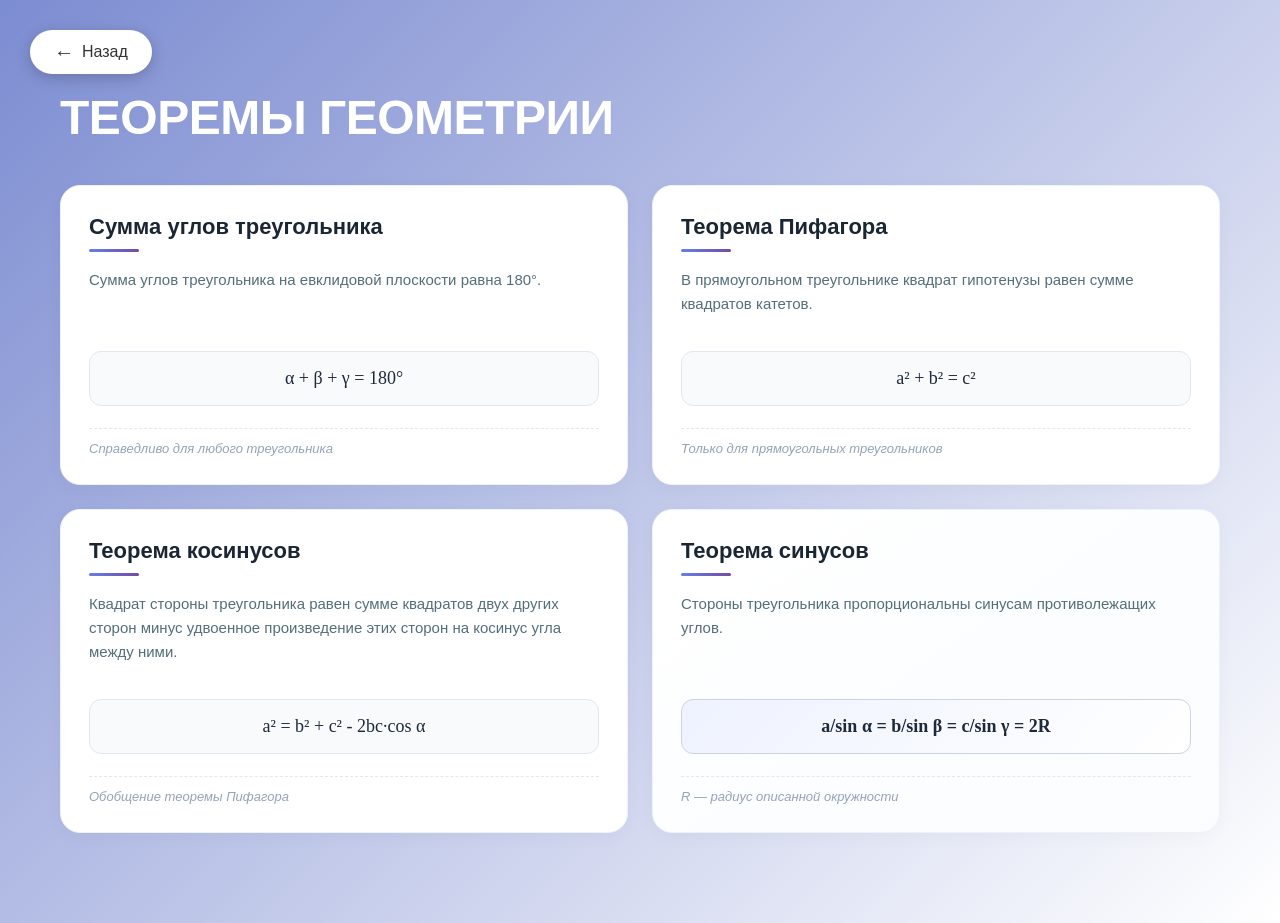
<file: theorem.html>
<!DOCTYPE html>
<html lang="ru">
<head>
    <meta charset="UTF-8">
    <meta name="viewport" content="width=device-width, initial-scale=1.0">
    <title>Теоремы</title>
    <style>
        * {
            margin: 0;
            padding: 0;
            box-sizing: border-box;
        }

        body {
            font-family: -apple-system, BlinkMacSystemFont, 'Segoe UI', Roboto, Oxygen, Ubuntu, sans-serif;
            background: linear-gradient(135deg, #7c8cd1 0%, #ffffff 100%);
            min-height: 100vh;
            padding: 30px;
        }

        /* Стрелка назад в левом верхнем углу (как в материалах) */
        .back-button {
            position: fixed;
            top: 30px;
            left: 30px;
            display: flex;
            align-items: center;
            gap: 8px;
            padding: 12px 24px;
            background: white;
            border: none;
            border-radius: 50px;
            cursor: pointer;
            font-size: 16px;
            font-weight: 500;
            color: #333;
            box-shadow: 0 4px 15px rgba(0,0,0,0.2);
            transition: all 0.3s ease;
            z-index: 1000;
            text-decoration: none;
        }
        .back-button:hover {
            transform: translateX(-5px);
             box-shadow: 0 6px 20px rgba(0,0,0,0.3);
            background: #f8f9fa;
        }
        .back-arrow {
            font-size: 20px;
            line-height: 1;
        }

        /* Основной контейнер */
        .container {
            max-width: 1200px;
            margin: 0 auto;
            padding: 60px 20px 20px;
        }

        /* Заголовок страницы  */
        h1 {
            font-size: 48px;
            font-weight: 700;
            color: #ffffff;
            margin-bottom: 40px;
            letter-spacing: -0.5px;
            text-align: left;
        }

        /* Сетка для теорем (как карточки материалов) */
        .theorems-grid {
            display: grid;
            grid-template-columns: repeat(2, 1fr);
            gap: 24px;
            margin-bottom: 40px;
        }

        /* Карточка теоремы в стиле материалов */
        .theorem-card {
            background: white;
            border-radius: 20px;
            padding: 28px;
            box-shadow: 0 4px 20px rgba(0,0,0,0.03);
            border: 1px solid #edf2f7;
            transition: all 0.2s ease;
            cursor: pointer;
            display: flex;
            flex-direction: column;
        }

        .theorem-card:hover {
            box-shadow: 0 8px 30px rgba(0,0,0,0.05);
            border-color: #d0d9e4;
            transform: translateY(-2px);
        }

        .theorem-title {
            font-size: 22px;
            font-weight: 600;
            color: #1a2634;
            margin-bottom: 16px;
            position: relative;
            padding-bottom: 12px;
        }

        .theorem-title::after {
            content: '';
            position: absolute;
            bottom: 0;
            left: 0;
            width: 50px;
            height: 3px;
            background: linear-gradient(90deg, #667eea, #764ba2);
            border-radius: 2px;
        }

        .theorem-content {
            color: #546e7a;
            line-height: 1.6;
            font-size: 15px;
            margin-bottom: 20px;
            flex-grow: 1;
        }

        .theorem-formula {
            background-color: #f8fafc;
            padding: 16px;
            border-radius: 12px;
            font-size: 18px;
            font-weight: 500;
            color: #1e293b;
            text-align: center;
            border: 1px solid #e2e8f0;
            margin: 15px 0 10px;
            font-family: 'Times New Roman', serif;
        }

        .theorem-note {
            font-size: 13px;
            color: #94a3b8;
            font-style: italic;
            margin-top: 12px;
            padding-top: 12px;
            border-top: 1px dashed #e2e8f0;
        }

        /* Карточка для теоремы синусов (особый акцент) */
        .theorem-card.special {
            background: linear-gradient(145deg, #ffffff, #fafcff);
        }

        .theorem-card.special .theorem-formula {
            background: linear-gradient(135deg, #eef2ff, #ffffff);
            border: 1px solid #cbd5e1;
            color: #1e293b;
            font-weight: 600;
        }

        /* Дополнительный блок с теоремой синусов (как "Печать таблиц" в материалах) */
        .sine-section {
            background: white;
            border-radius: 20px;
            padding: 28px;
            box-shadow: 0 4px 20px rgba(0,0,0,0.03);
            border: 1px solid #edf2f7;
            margin-bottom: 40px;
            transition: all 0.2s ease;
        }

        .sine-section:hover {
            box-shadow: 0 8px 30px rgba(0,0,0,0.05);
            border-color: #d0d9e4;
        }

        .sine-section h2 {
            font-size: 26px;
            font-weight: 600;
            color: #1a2634;
            margin-bottom: 16px;
        }

        .sine-content {
            display: grid;
            grid-template-columns: 2fr 1fr;
            gap: 30px;
            align-items: center;
        }

        .sine-text p {
            color: #546e7a;
            line-height: 1.6;
            font-size: 16px;
            margin-bottom: 20px;
        }

        .sine-formula-large {
            background: #f8fafc;
            padding: 24px;
            border-radius: 16px;
            font-size: 24px;
            font-weight: 600;
            color: #1e293b;
            text-align: center;
            border: 1px solid #e2e8f0;
            font-family: 'Times New Roman', serif;
            box-shadow: 0 2px 12px rgba(0,0,0,0.02);
        }

        .sine-note {
            color: #94a3b8;
            font-size: 14px;
            margin-top: 12px;
        }

        /* Футер (как в материалах) */
        .footer {
            text-align: center;
            color: #94a3b8;
            font-size: 15px;
            padding: 30px 0 10px;
            border-top: 1px solid #edf2f7;
            margin-top: 20px;
        }

        .footer .site {
            font-weight: 600;
            color: #1a2634;
            margin-top: 8px;
            font-size: 18px;
        }

        /* Адаптивность */
        @media (max-width: 900px) {
            .theorems-grid {
                grid-template-columns: 1fr;
            }
            
            .sine-content {
                grid-template-columns: 1fr;
                gap: 20px;
            }
        }

        @media (max-width: 600px) {
            body {
                padding: 20px;
            }
            
            .back-arrow {
                top: 20px;
                left: 20px;
                width: 40px;
                height: 40px;
                font-size: 24px;
            }
            
            h1 {
                font-size: 28px;
                margin-bottom: 30px;
            }
            
            .theorem-card {
                padding: 22px;
            }
            
            .theorem-title {
                font-size: 20px;
            }
            
            .photo-container {
                height: 180px;
            }
            
            .sine-formula-large {
                font-size: 20px;
                padding: 18px;
            }
        }

        /* Анимация появления */
        .theorem-card, .photo-section, .sine-section {
            animation: fadeInUp 0.5s ease forwards;
            opacity: 0;
        }

        .theorem-card:nth-child(1) { animation-delay: 0.1s; }
        .theorem-card:nth-child(2) { animation-delay: 0.2s; }
        .theorem-card:nth-child(3) { animation-delay: 0.3s; }
        .theorem-card:nth-child(4) { animation-delay: 0.4s; }
        .photo-section { animation-delay: 0.5s; }
        .sine-section { animation-delay: 0.6s; }

        @keyframes fadeInUp {
            from {
                opacity: 0;
                transform: translateY(20px);
            }
            to {
                opacity: 1;
                transform: translateY(0);
            }
        }
    </style>
</head>
<body>
    <!-- Стрелка назад (как в материалах) -->
    <button class="back-button" onclick="goBack()">
        <span class="back-arrow">←</span>
        <span>Назад</span>
    </button>

    <div class="container">
        <h1> ТЕОРЕМЫ ГЕОМЕТРИИ</h1>
        
        
        <!-- Сетка теорем (как карточки материалов) -->
        <div class="theorems-grid">
            <!-- Теорема о сумме углов -->
            <div class="theorem-card">
                <h2 class="theorem-title">Сумма углов треугольника</h2>
                <div class="theorem-content">
                    Сумма углов треугольника на евклидовой плоскости равна 180°.
                </div>
                <div class="theorem-formula">
                    α + β + γ = 180°
                </div>
                <div class="theorem-note">
                    Справедливо для любого треугольника
                </div>
            </div>

            <!-- Теорема Пифагора -->
            <div class="theorem-card">
                <h2 class="theorem-title">Теорема Пифагора</h2>
                <div class="theorem-content">
                    В прямоугольном треугольнике квадрат гипотенузы равен сумме квадратов катетов.
                </div>
                <div class="theorem-formula">
                    a² + b² = c²
                </div>
                <div class="theorem-note">
                    Только для прямоугольных треугольников
                </div>
            </div>

            <!-- Теорема косинусов -->
            <div class="theorem-card">
                <h2 class="theorem-title">Теорема косинусов</h2>
                <div class="theorem-content">
                    Квадрат стороны треугольника равен сумме квадратов двух других сторон минус удвоенное произведение этих сторон на косинус угла между ними.
                </div>
                <div class="theorem-formula">
                    a² = b² + c² - 2bc·cos α
                </div>
                <div class="theorem-note">
                    Обобщение теоремы Пифагора
                </div>
            </div>

            <!-- Теорема синусов (в карточке) -->
            <div class="theorem-card special">
                <h2 class="theorem-title">Теорема синусов</h2>
                <div class="theorem-content">
                    Стороны треугольника пропорциональны синусам противолежащих углов.
                </div>
                <div class="theorem-formula">
                    a/sin α = b/sin β = c/sin γ = 2R
                </div>
                <div class="theorem-note">
                    R — радиус описанной окружности
                </div>
            </div>
        </div>

    </div>

    <script>
        // Интерактивность для карточек (как в материалах)
        document.querySelectorAll('.theorem-card, .photo-section, .sine-section').forEach(el => {
            el.addEventListener('click', function(e) {
                // Не срабатывает при клике на ссылку
                if (e.target.tagName !== 'A') {
                    this.style.backgroundColor = '#f8f9fa';
                    setTimeout(() => {
                        this.style.backgroundColor = '';
                    }, 100);
                }
            });
        });
         // Функция для кнопки назад
        function goBack() {
            if (document.referrer) {
                history.back();
            } else {
                alert('Нет предыдущей страницы');
            }
        }
    </script>
</body>
</html>
</file>
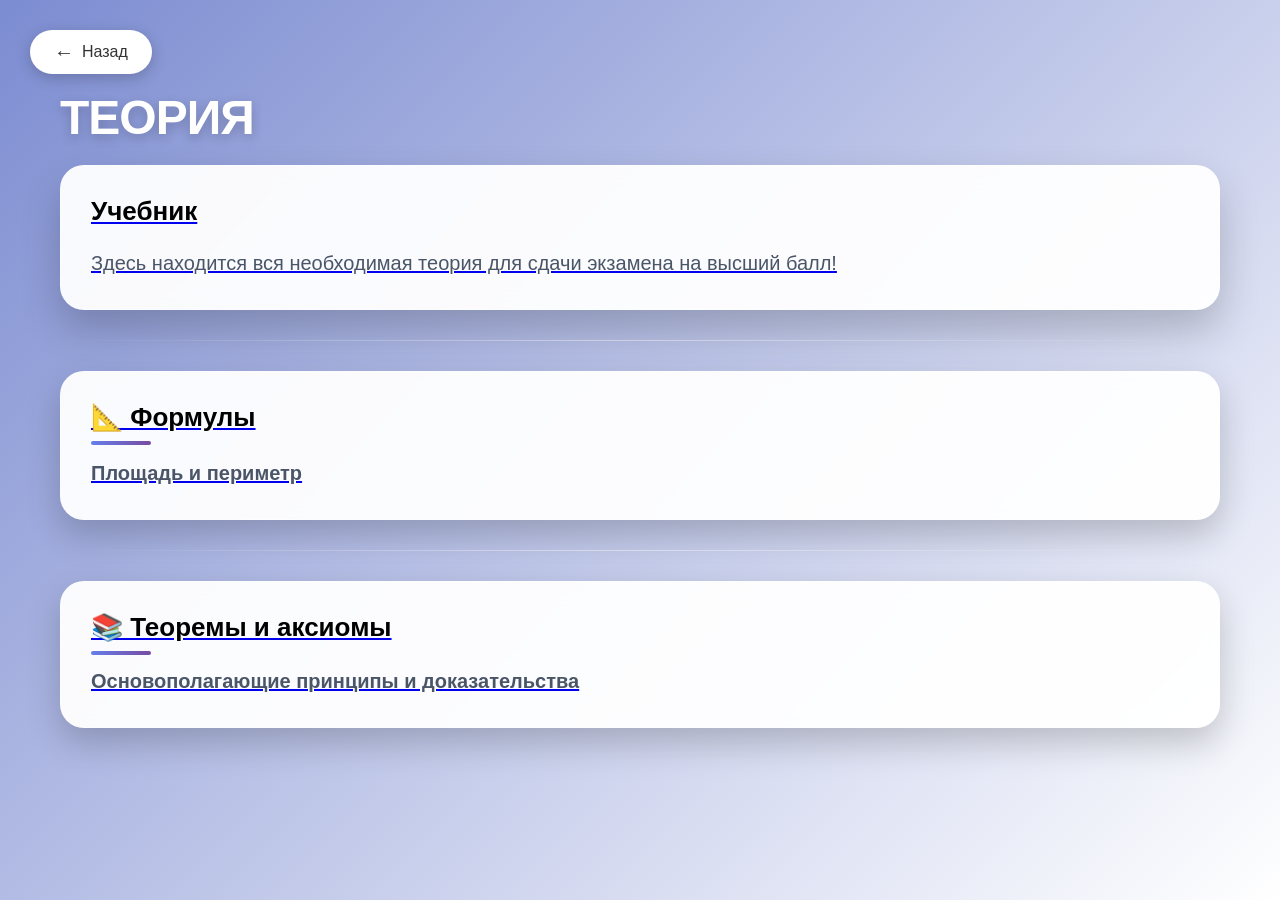
<file: theory.html>
<!DOCTYPE html>
<html lang="ru">
<head>
    <meta charset="UTF-8">
    <meta name="viewport" content="width=device-width, initial-scale=1.0, maximum-scale=1.0, user-scalable=yes">
    <title>Теория </title>
    <style>
        * {
            margin: 0;
            padding: 0;
            box-sizing: border-box;
        }

        body {
            font-family: -apple-system, BlinkMacSystemFont, 'Segoe UI', Roboto, Oxygen, Ubuntu, sans-serif;
            background: linear-gradient(135deg, #7c8cd1 0%, #ffffff 100%);
            min-height: 100vh;
            padding: 30px;
            position: relative;
        }

        /* Кнопка назад */
        .back-button {
            position: fixed;
            top: 30px;
            left: 30px;
            display: flex;
            align-items: center;
            gap: 8px;
            padding: 12px 24px;
            background: white;
            border: none;
            border-radius: 50px;
            cursor: pointer;
            font-size: 16px;
            font-weight: 500;
            color: #333;
            box-shadow: 0 4px 15px rgba(0,0,0,0.2);
            transition: all 0.3s ease;
            z-index: 1000;
            text-decoration: none;
        }

        .back-button:hover {
            transform: translateX(-5px);
            box-shadow: 0 6px 20px rgba(0,0,0,0.3);
            background: #f8f9fa;
        }

        .back-arrow {
            font-size: 20px;
            line-height: 1;
        }

        /* Основной контент */
        .container {
            max-width: 1200px;
            margin: 0 auto;
            padding: 60px 20px 20px;
        }
        

        /* Заголовок страницы */
        .page-title {
            font-size: 48px;
            font-weight: 700;
            color: white;
            margin-bottom: 20px;
            text-shadow: 0 4px 12px rgba(0,0,0,0.2);
            letter-spacing: -1px;
        }

        /* Главная карточка с описанием */
        .hero-card {
            background: rgba(255, 255, 255, 0.95);
            backdrop-filter: blur(10px);
            border-radius: 24px;
            padding: 30px;
            margin-bottom: 30px;
            box-shadow: 0 20px 40px rgba(0,0,0,0.2);
            border: 1px solid rgba(255,255,255,0.3);
            animation: fadeIn 0.5s ease forwards;
        }

        .hero-card h2 {
            font-size: 26px;
            font-weight: 600;
            background: linear-gradient(90deg, #000000, #000000);
            -webkit-background-clip: text;
            -webkit-text-fill-color: transparent;
            background-clip: text;
            margin-bottom: 20px;
        }

        .hero-card p {
            font-size: 20px;
            color:  #4a5568;
            line-height: 1.6;
            font-weight: 400;
        }

        /*Формулы*/
        .theory-card {
            background: rgba(255, 255, 255, 0.95);
            backdrop-filter: blur(10px);
            border-radius: 24px;
            padding: 30px;
            box-shadow: 0 15px 35px rgba(0,0,0,0.2);
            transition: all 0.3s ease;
            cursor: pointer;
            border: 1px solid rgba(255,255,255,0.3);
            animation: fadeIn 0.5s ease forwards;
        }

        .theory-card:hover {
            transform: translateY(-5px);
            box-shadow: 0 25px 45px rgba(0,0,0,0.3);
            background: white;
        }

        .theory-card h3 {
            font-size: 26px;
            font-weight: 600;
            color: #000000;
            margin-bottom: 12px;
            position: relative;
            padding-bottom: 12px;
        }

        .theory-card h3::after {
            content: '';
            position: absolute;
            bottom: 0;
            left: 0;
            width: 60px;
            height: 4px;
            background: linear-gradient(90deg, #667eea, #764ba2);
            border-radius: 2px;
        }

        .theory-card p {
            color: #4a5568;
            line-height: 1.6;
            font-size: 20px;
            font-weight: 600;
        }

        /* Дополнительный блок (Теоремы и аксиомы) */
        .extra-card {
            background: rgba(255, 255, 255, 0.95);
            backdrop-filter: blur(10px);
            border-radius: 24px;
            padding: 30px ;
            margin-top: 30px;
            box-shadow: 0 15px 35px rgba(0,0,0,0.2);
            border: 1px solid rgba(255,255,255,0.3);
            cursor: pointer;
            transition: all 0.3s ease;
            animation: fadeIn 0.5s ease forwards;
            animation-delay: 0.3s;
            opacity: 0;
            animation-fill-mode: forwards;
        }

        .extra-card:hover {
            transform: translateY(-5px);
            background: white;
        }

        .extra-card h3 {
            font-size: 26px;
            font-weight: 600;
            color: #000000;
            margin-bottom: 10px;
            position: relative;
            padding-bottom: 12px;
        }

        .extra-card h3::after {
            content: '';
            position: absolute;
            bottom: 0;
            left: 0;
            width: 60px;
            height: 4px;
            background: linear-gradient(90deg, #667eea, #764ba2);
            border-radius: 2px;
        }

        .extra-card p {
            color: #4a5568;
            font-size: 20px;
            line-height: 1.6;
            font-weight: 600;
        }
         /* Разделители */
        .divider {
            margin: 30px 0;
            border: 0;
            height: 1px;
            background: linear-gradient(90deg, transparent, rgba(255,255,255,0.5), transparent);
        }

        /* Анимации */
        @keyframes fadeIn {
            from {
                opacity: 0;
                transform: translateY(20px);
            }
            to {
                opacity: 1;
                transform: translateY(0);
            }
        }

        /* Задержки анимации */
        .theory-card:nth-child(1) { animation-delay: 0.1s; }
        .theory-card:nth-child(2) { animation-delay: 0.15s; }
        .theory-card:nth-child(3) { animation-delay: 0.2s; }
        .theory-card:nth-child(4) { animation-delay: 0.25s; }

        /* Адаптивность */
        @media (max-width: 768px) {
            body {
                padding: 20px;
            }

            .back-button {
                top: 20px;
                left: 20px;
                padding: 10px 20px;
                font-size: 14px;
            }

            .container {
                padding: 50px 10px 10px;
            }

            .page-title {
                font-size: 36px;
            }

            .hero-card {
                padding: 30px;
            }

            .hero-card h2 {
                font-size: 28px;
            }

            .hero-card p {
                font-size: 18px;
            }

            .theory-grid {
                grid-template-columns: 1fr;
                gap: 20px;
            }

            .theory-card.video {
                grid-column: span 1;
            }

            .theory-card h3 {
                font-size: 24px;
            }

            .theory-card p {
                font-size: 16px;
            }

            .extra-card h3 {
                font-size: 24px;
            }
        }

        @media (max-width: 480px) {
            .back-button span:last-child {
                display: none;
            }
            
            .back-button {
                padding: 12px;
                border-radius: 50%;
            }
            
            .back-arrow {
                margin: 0;
            }

            .page-title {
                font-size: 32px;
            }

            .hero-card {
                padding: 25px;
            }
        }
    </style>
</head>
<body>
    <!-- Кнопка назад -->
    <button class="back-button" onclick="goBack()">
        <span class="back-arrow">←</span>
        <span>Назад</span>
    </button>

    <div class="container">
        <div class="time-status">
            <div class="status-icons">  
            </div>
        </div>

        <!-- Заголовок -->
        <h1 class="page-title">ТЕОРИЯ</h1>

        <!-- Главный блок с описанием (объединяем оба варианта) -->
        <a href="textbook.html">
        <div class="hero-card">
            <h2>Учебник</h2>
            <p>Здесь находится вся необходимая теория для сдачи экзамена на высший балл!</p>
        </div>
        </a>

        <hr class="divider">

        <!-- Сетка с разделами -->
        <div class="theory-grid">
            <!-- Фигуры -->
            <a href="shapes.html">
            <div class="theory-card">
                <h3>📐 Формулы</h3>
                <p>Площадь и периметр</p>
            </div>
            </a>
        </div>

        <hr class="divider">

        <!-- Дополнительный блок: Теоремы и аксиомы -->
        <a href="theorem.html">
        <div class="extra-card">
            <h3>📚 Теоремы и аксиомы</h3>
            <p>Основополагающие принципы и доказательства</p>
        </div>
        </a>
    </div>

    <script>
        // Функция для кнопки назад
        function goBack() {
            if (document.referrer) {
                history.back();
            } else {
                alert('Нет предыдущей страницы');
                // window.location.href = '/'; // можно раскомментировать для перехода на главную
            }
        }

        // Интерактивность для карточек
        document.querySelectorAll('.theory-card, .hero-card, .extra-card').forEach(el => {
            el.addEventListener('click', function() {
                // Эффект нажатия
                this.style.transform = 'scale(0.98)';
                setTimeout(() => {
                    this.style.transform = '';
                }, 100);
                
                // Логируем клик (можно заменить на реальные переходы)
                const title = this.querySelector('h2, h3')?.textContent || 'элемент';
                console.log(`Переход в раздел: ${title}`);
                
            });
        });

        // Поддержка клавиши ESC для возврата
        document.addEventListener('keydown', function(e) {
            if (e.key === 'Escape') {
                goBack();
            }
        });
    </script>
</body>
</html>
</file>
